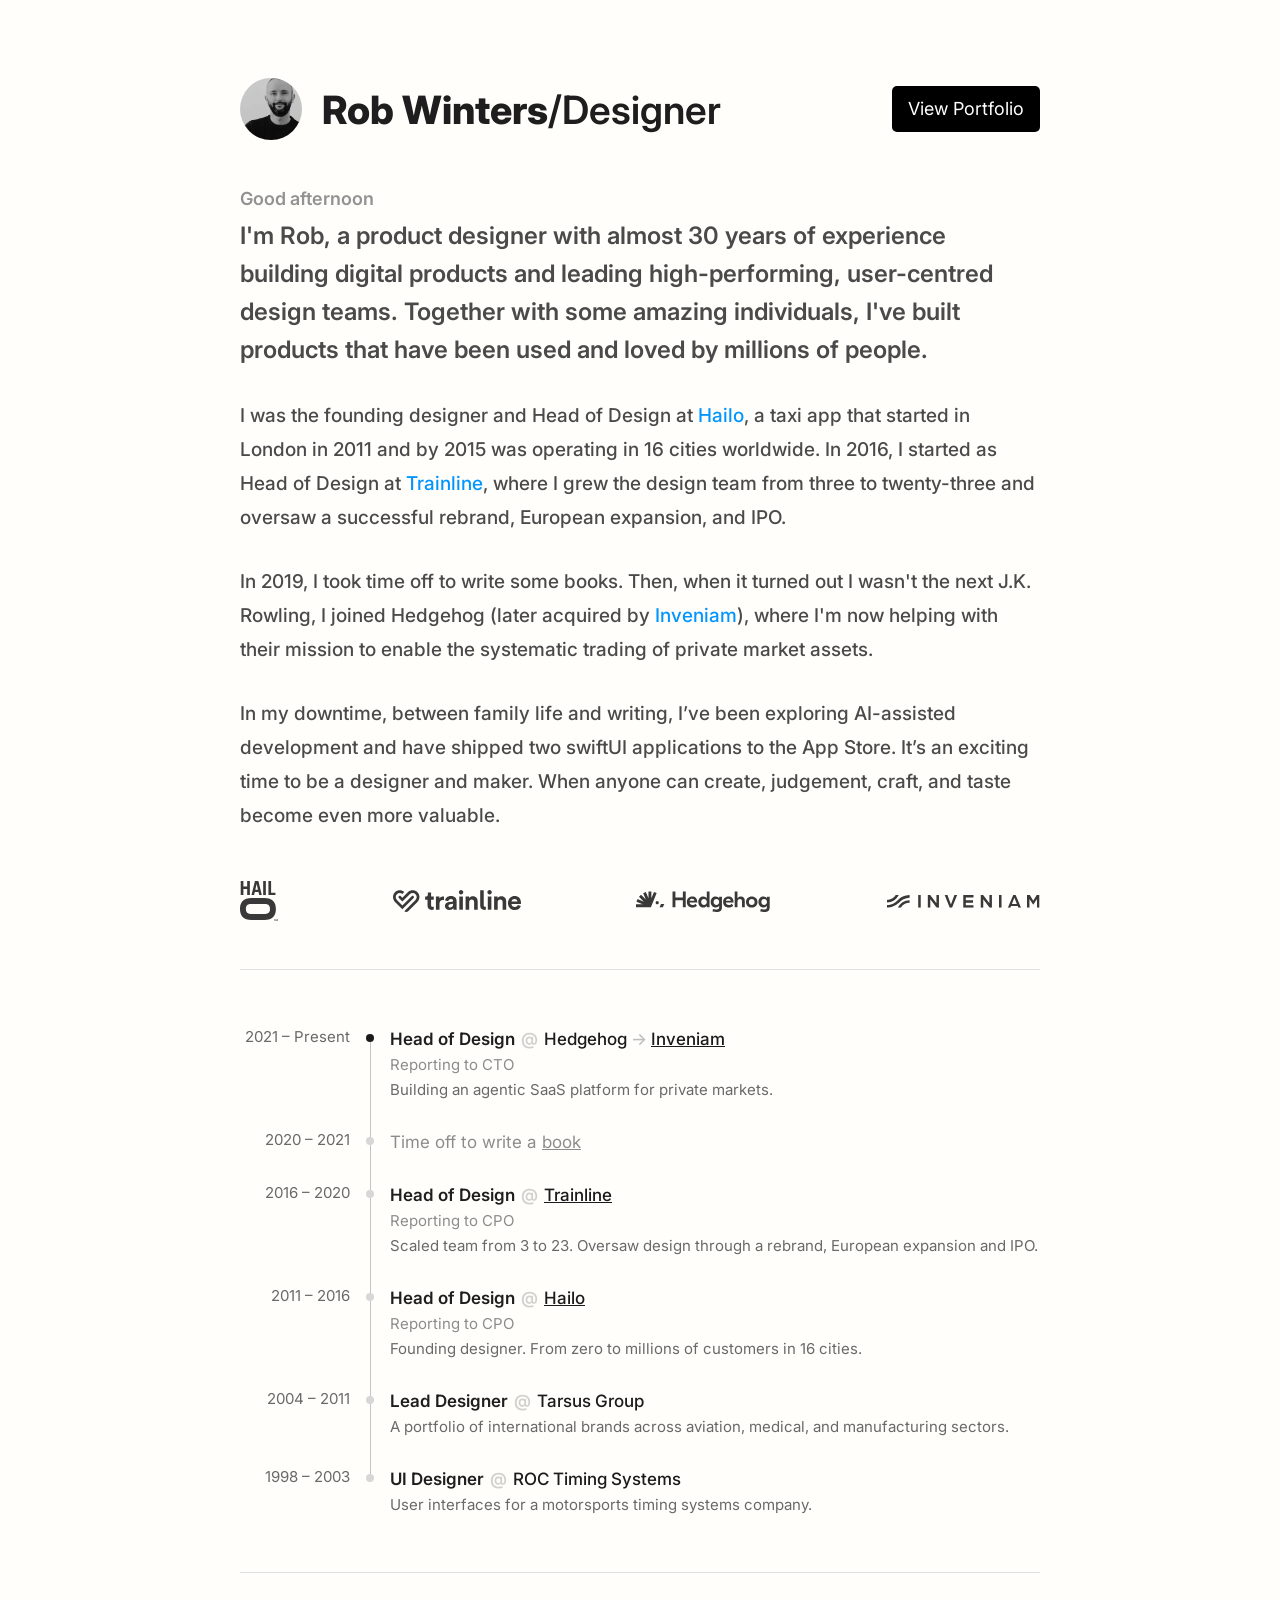
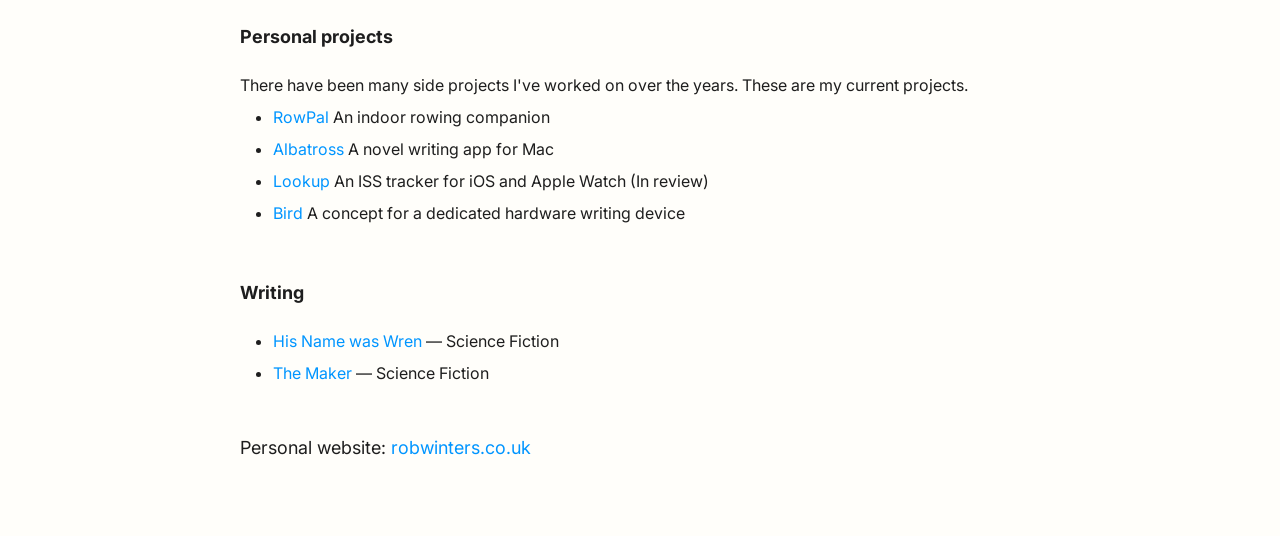
<file: index.html>
<!DOCTYPE html>
<html lang="en">
<head>
    <meta charset="UTF-8">
    <meta name="viewport" content="width=device-width, initial-scale=1.0">
    <title>Rob Winters — Designer</title>
    <meta name="description" content="Founding designer and Head of Design at Hailo, Trainline and Hedgehog, and maker of RowPal, Look Up and Albatross.">
    <meta property="og:type" content="website">
    <meta property="og:title" content="Rob Winters — Designer">
    <meta property="og:description" content="Founding designer and Head of Design at Hailo, Trainline and Hedgehog, and maker of RowPal, Look Up and Albatross.">
    <meta property="og:url" content="https://robwinters.github.io/">
    <meta property="og:image" content="https://robwinters.github.io/assets/share.jpg?v=2">
    <meta property="og:image:width" content="1200">
    <meta property="og:image:height" content="630">
    <meta property="og:image:alt" content="Rob Winters, Designer &amp; Maker, with a black-and-white portrait">
    <meta name="twitter:card" content="summary_large_image">
    <link rel="preconnect" href="https://fonts.googleapis.com">
    <link rel="preconnect" href="https://fonts.gstatic.com" crossorigin>
    <link href="https://fonts.googleapis.com/css2?family=Inter:wght@400;500;600;700;800&display=swap" rel="stylesheet">
    <link rel="stylesheet" href="style.css?v=4">
</head>
<body>
    <div class="page">

        <aside class="sidebar">
            <!-- Future portfolio navigation -->
        </aside>

        <main class="content">

            <header class="bio-header">
                <div class="bio-who">
                    <img src="assets/rob-winters-designer-writer.jpg" alt="Rob Winters" class="bio-avatar">
                    <h1 class="bio-name">
                        <span class="name">Rob Winters</span><span class="role">/Designer</span>
                    </h1>
                </div>
                <a class="portfolio-button" href="portfolio.html">View Portfolio</a>
            </header>


            <section class="bio">
                <p class="bio-greeting" id="bio-greeting"></p>
                <div class="body-text">
                    <p class="intro-para">I'm Rob, a product designer with almost 30 years of experience building digital products and leading high-performing, user-centred design teams. Together with some amazing individuals, I've built products that have been used and loved by millions of people.</p>
                    <p>I was the founding designer and Head of Design at <a href="https://www.theguardian.com/business/2013/dec/15/hailo-taxi-hailing-app-global-growth">Hailo</a>, a taxi app that started in London in 2011 and by 2015 was operating in 16 cities worldwide. In 2016, I started as Head of Design at <a href="https://www.thetrainline.com">Trainline</a>, where I grew the design team from three to twenty-three and oversaw a successful rebrand, European expansion, and IPO.</p>
                    <p>In 2019, I took time off to write some books. Then, when it turned out I wasn't the next J.K. Rowling, I joined Hedgehog (later acquired by <a href="https://www.inveniam.io/">Inveniam</a>), where I'm now helping with their mission to enable the systematic trading of private market assets.</p>
                    <p>In my downtime, between family life and writing, I’ve been exploring AI-assisted development and have shipped two swiftUI applications to the App Store. It’s an exciting time to be a designer and maker. When anyone can create, judgement, craft, and taste become even more valuable.</p>
                </div>
            </section>

            <div class="logos-row">
                <img src="assets/logo-hailo.svg" alt="Hailo" class="logo logo--hailo">
                <img src="assets/logo-trainline.svg" alt="Trainline" class="logo logo--trainline">
                <img src="assets/Logo-hedgehog.svg" alt="Hedgehog" class="logo logo--hedgehog">
                <img src="assets/logo-inveniam.svg" alt="Inveniam" class="logo logo--inveniam">
            </div>

            <section class="timeline" aria-label="Career history">

                <article class="tl-entry tl-entry--current">
                    <p class="tl-date">2021 – Present</p>
                    <div class="tl-marker"><span class="tl-dot"></span></div>
                    <div class="tl-detail">
                        <p class="tl-role"><strong>Head of Design</strong><span class="tl-at">@</span><span class="tl-company">Hedgehog <span class="tl-arrow">→</span> <a href="https://www.inveniam.io/">Inveniam</a></span></p>
                        <p class="tl-reporting">Reporting to CTO</p>
                        <p class="tl-summary">Building an agentic SaaS platform for private markets.</p>
                    </div>
                </article>

                <article class="tl-entry">
                    <p class="tl-date">2020 – 2021</p>
                    <div class="tl-marker"><span class="tl-dot"></span></div>
                    <div class="tl-detail">
                        <p class="tl-role tl-role--plain">Time off to write a <a href="https://www.amazon.co.uk/His-Name-was-Wren-small-town-ebook/dp/B08KGVNVNB">book</a></p>
                    </div>
                </article>

                <article class="tl-entry">
                    <p class="tl-date">2016 – 2020</p>
                    <div class="tl-marker"><span class="tl-dot"></span></div>
                    <div class="tl-detail">
                        <p class="tl-role"><strong>Head of Design</strong><span class="tl-at">@</span><span class="tl-company"><a href="https://www.thetrainline.com/">Trainline</a></span></p>
                        <p class="tl-reporting">Reporting to CPO</p>
                        <p class="tl-summary">Scaled team from 3 to 23. Oversaw design through a rebrand, European expansion and IPO.</p>
                    </div>
                </article>

                <article class="tl-entry">
                    <p class="tl-date">2011 – 2016</p>
                    <div class="tl-marker"><span class="tl-dot"></span></div>
                    <div class="tl-detail">
                        <p class="tl-role"><strong>Head of Design</strong><span class="tl-at">@</span><span class="tl-company"><a href="https://www.theguardian.com/business/2013/dec/15/hailo-taxi-hailing-app-global-growth">Hailo</a></span></p>
                        <p class="tl-reporting">Reporting to CPO</p>
                        <p class="tl-summary">Founding designer. From zero to millions of customers in 16 cities.</p>
                    </div>
                </article>

                <article class="tl-entry">
                    <p class="tl-date">2004 – 2011</p>
                    <div class="tl-marker"><span class="tl-dot"></span></div>
                    <div class="tl-detail">
                        <p class="tl-role"><strong>Lead Designer</strong><span class="tl-at">@</span><span class="tl-company">Tarsus Group</span></p>
                        <p class="tl-summary">A portfolio of international brands across aviation, medical, and manufacturing sectors.</p>
                    </div>
                </article>

                <article class="tl-entry tl-entry--last">
                    <p class="tl-date">1998 – 2003</p>
                    <div class="tl-marker"><span class="tl-dot"></span></div>
                    <div class="tl-detail">
                        <p class="tl-role"><strong>UI Designer</strong><span class="tl-at">@</span><span class="tl-company">ROC Timing Systems</span></p>
                        <p class="tl-summary">User interfaces for a motorsports timing systems company.</p>
                    </div>
                </article>

            </section>



            <section class="other">

                <article class="entry">
                    <div class="entry-header">
                        <p class="entry-title"><strong>Personal projects</strong></p>
                    </div>
                    <div>
                        <p>There have been many side projects I've worked on over the years. These are my current projects.</p>
                        <ul>
                            <li><a href="portfolio.html#rowpal">RowPal</a> An indoor rowing companion</li>
                            <li><a href="https://www.thealbatross.app/">Albatross</a> A novel writing app for Mac</li>
                            <li><a href="https://justlookup.app/">Lookup</a> An ISS tracker for iOS and Apple Watch (In review)</li>
                            <li><a href="https://www.robwinters.co.uk/bird">Bird</a> A concept for a dedicated hardware writing device</li>
                        </ul>
                    </div>
                </article>

                <article class="entry">
                    <div class="entry-header">
                        <p class="entry-title"><strong>Writing</strong></p>
                    </div>
                    <div>
                        <ul>
                            <li><a href="https://www.amazon.co.uk/His-Name-was-Wren-small-town-ebook/dp/B08KGVNVNB">His Name was Wren</a> — Science Fiction</li>
                            <li><a href="https://www.amazon.co.uk/Maker-Wren-Trilogy-Book-ebook/dp/B09MNVYDQD">The Maker</a> — Science Fiction</li>
                        </ul>
                    </div>
                </article>

            </section>

            <footer class="bio-contact">
                <p>Personal website: <a href="https://www.robwinters.co.uk">robwinters.co.uk</a></p>
            </footer>

            





        </main>
    </div>

    <script>
        const h = new Date().getHours();
        document.getElementById('bio-greeting').textContent =
            h < 12 ? 'Good morning' : h < 18 ? 'Good afternoon' : 'Good evening';
    </script>
</body>
</html>
</file>
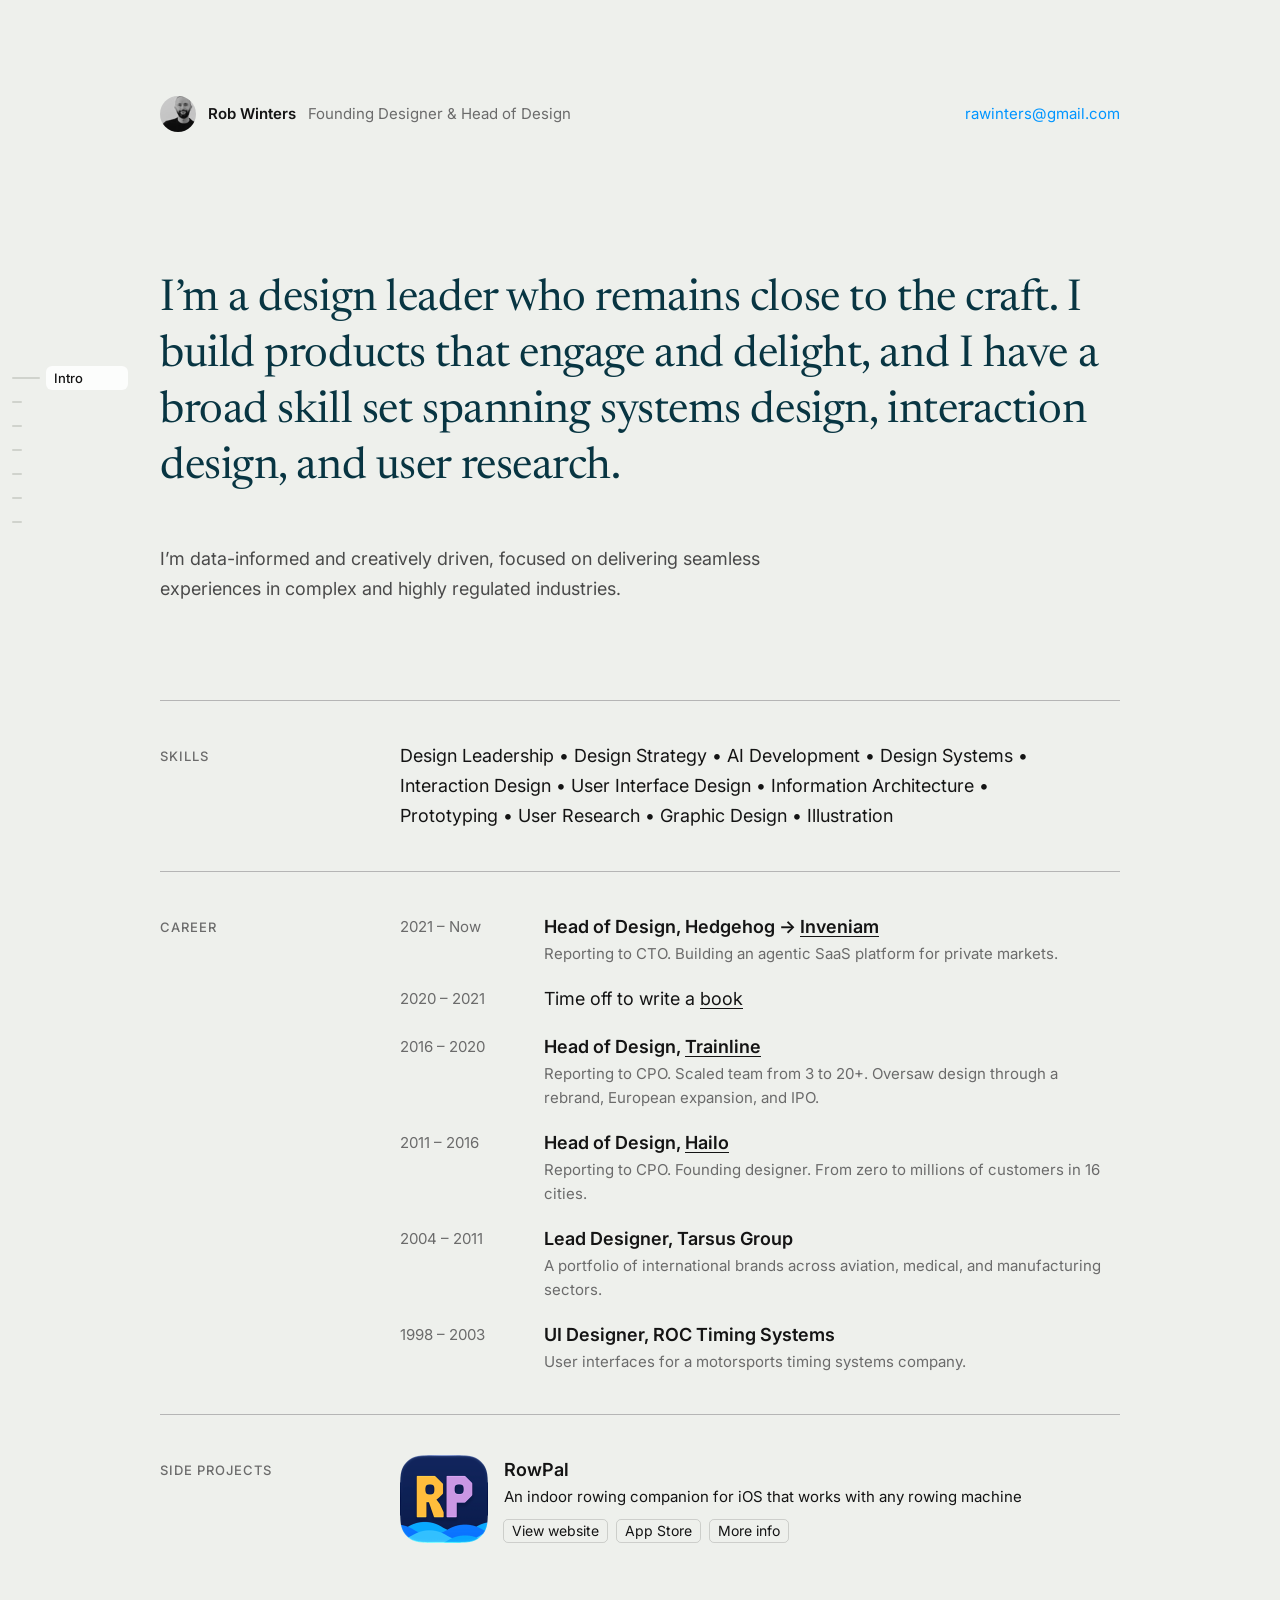
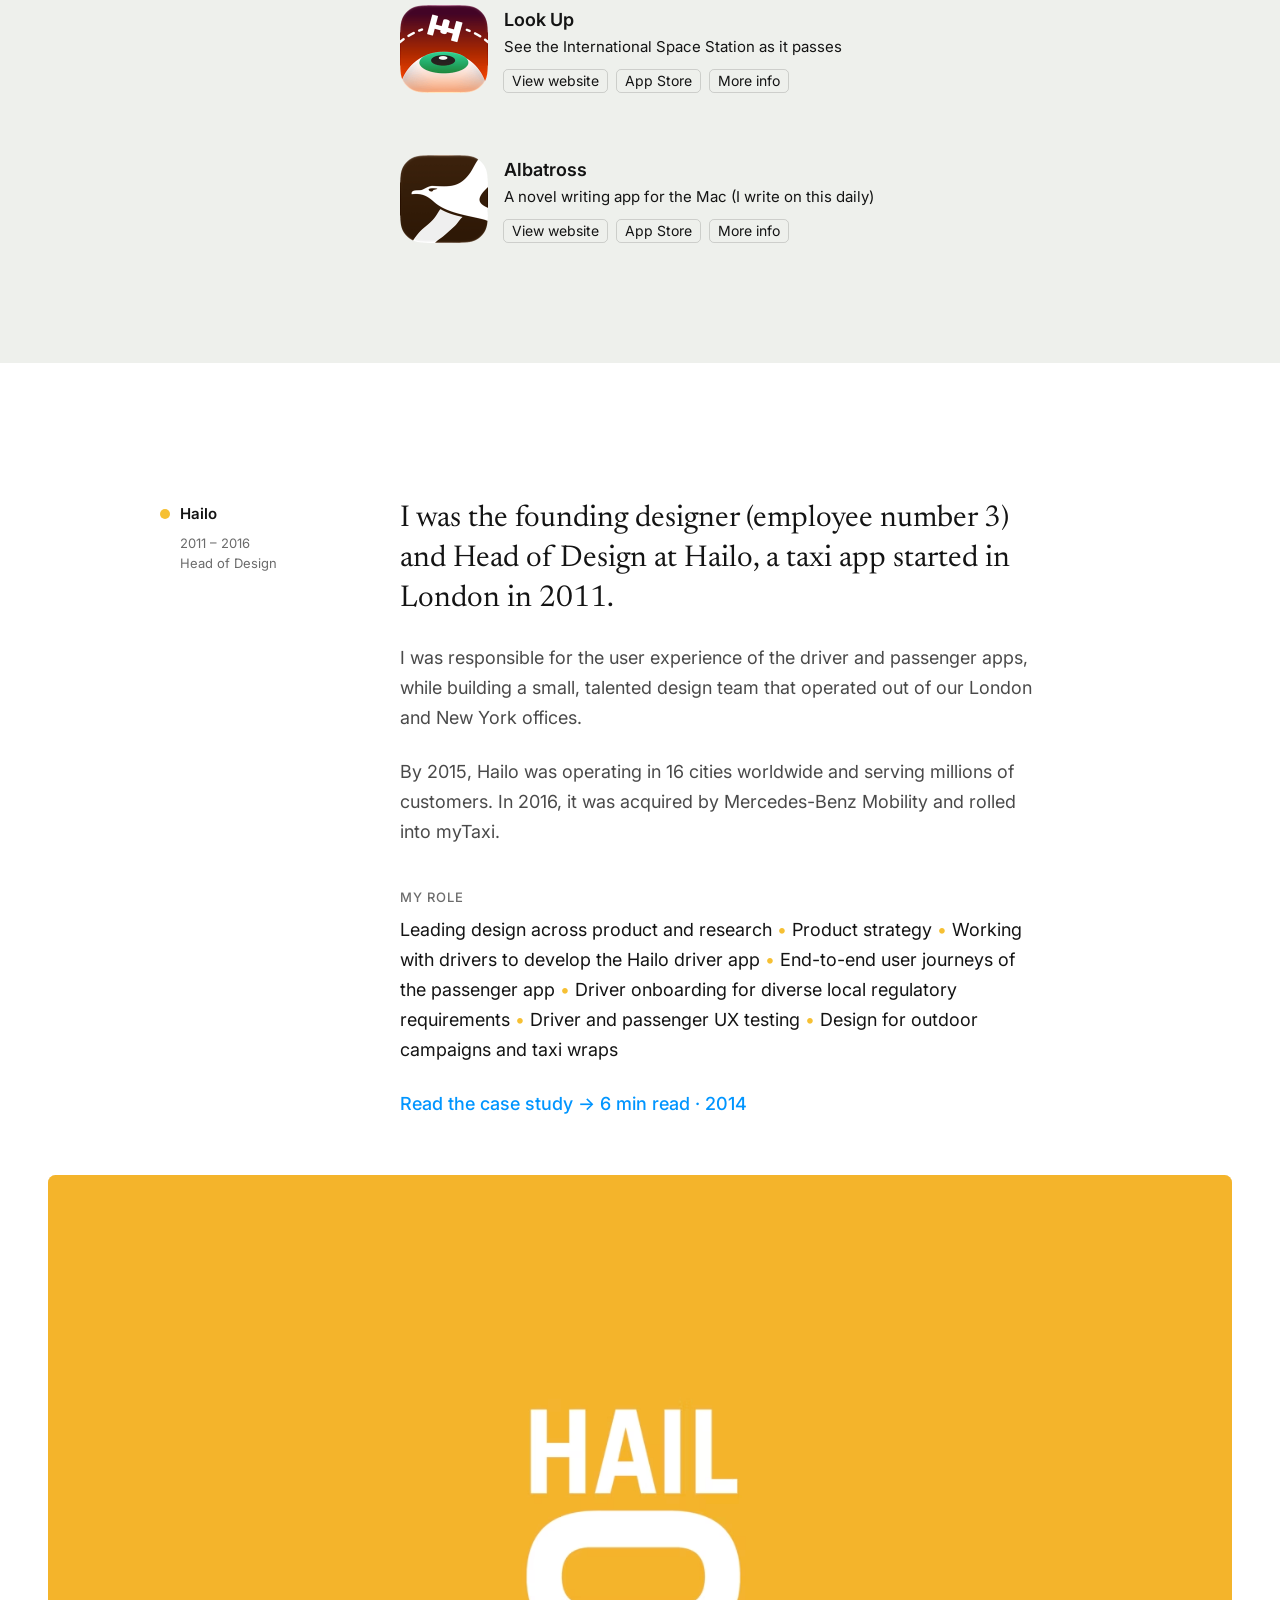
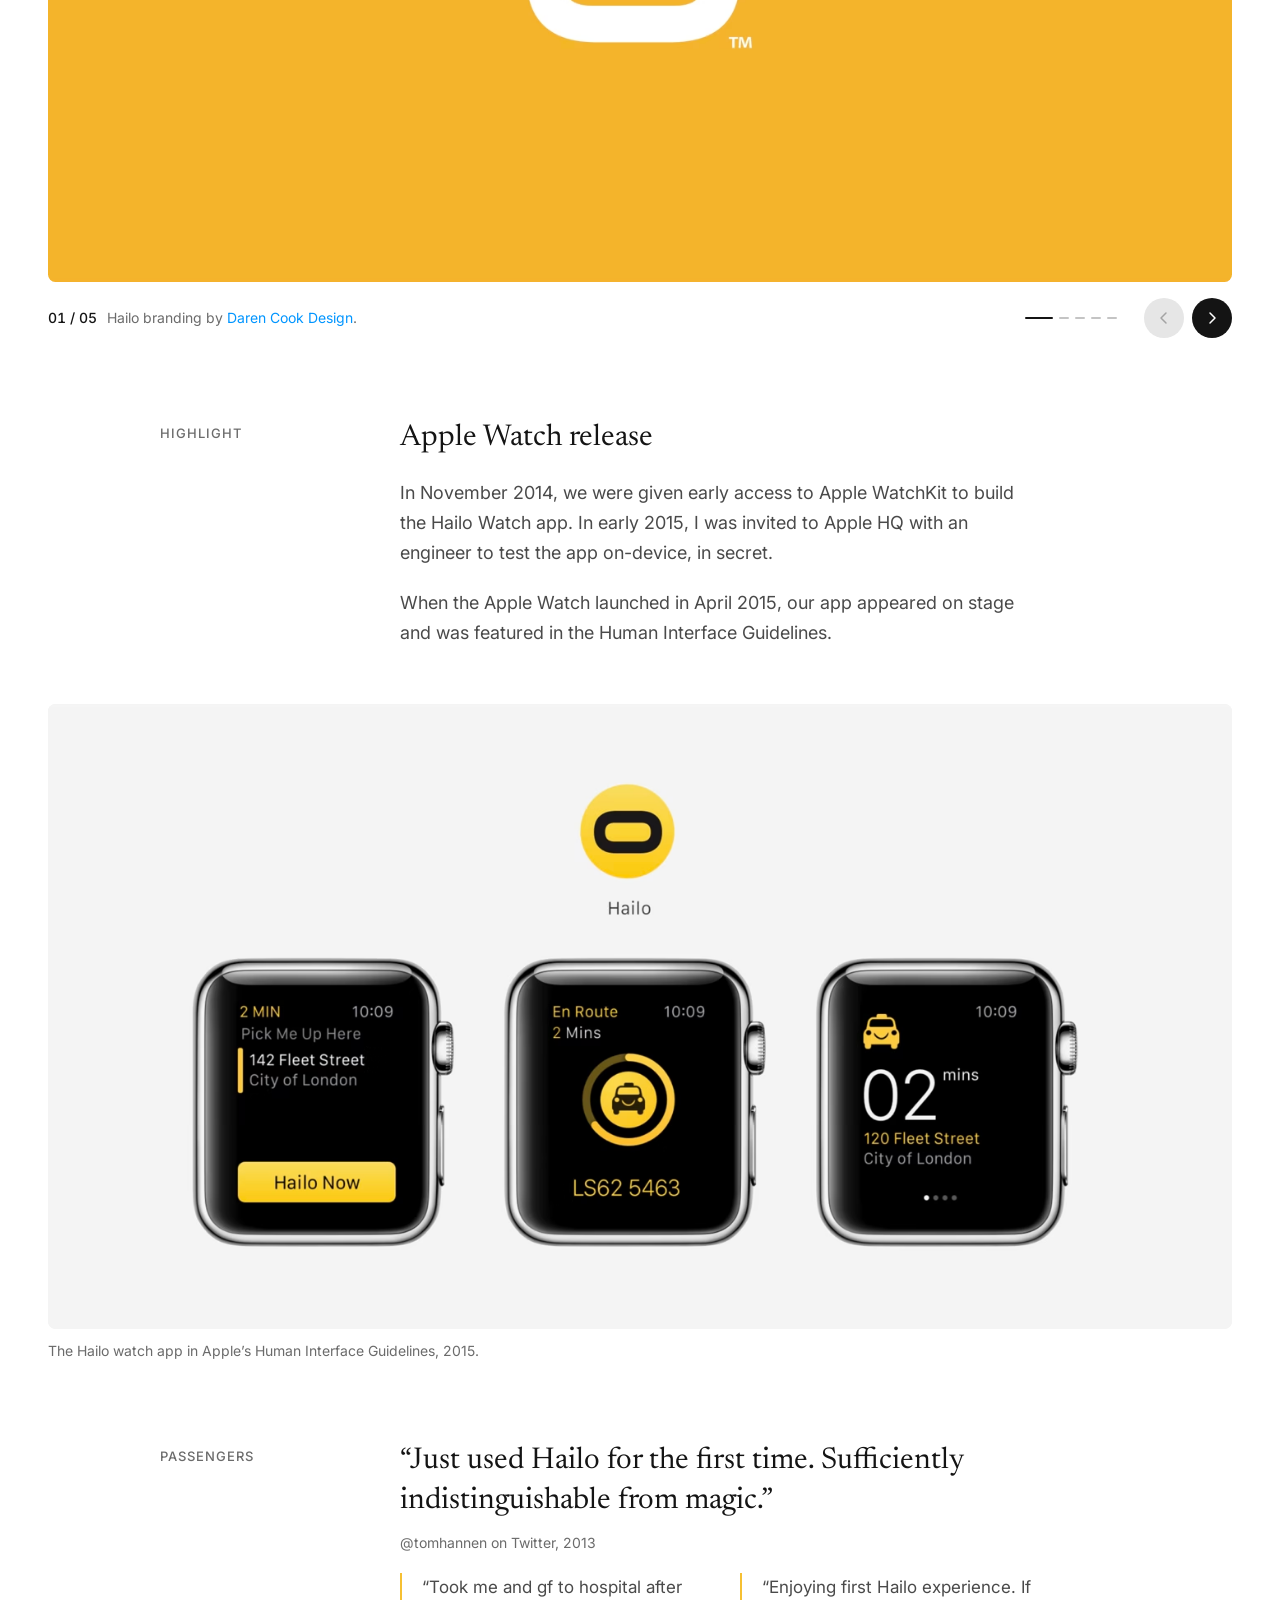
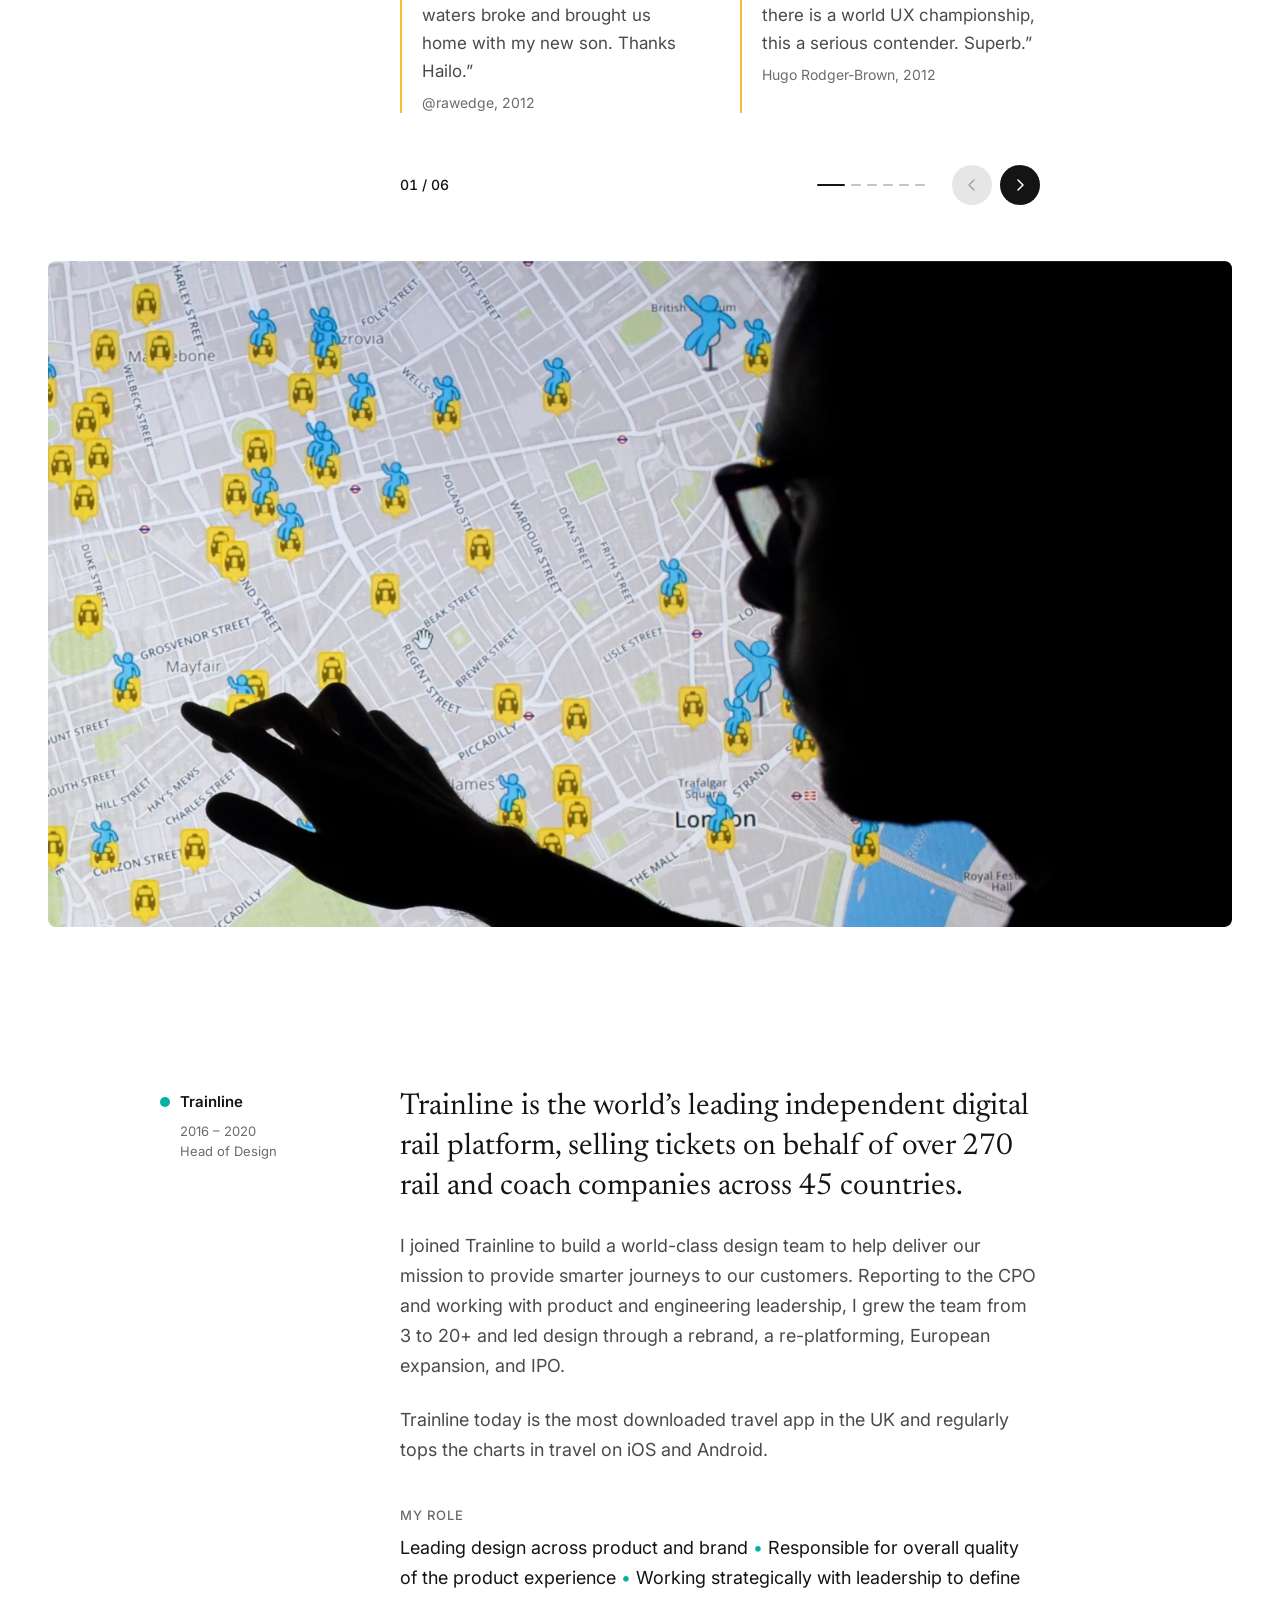
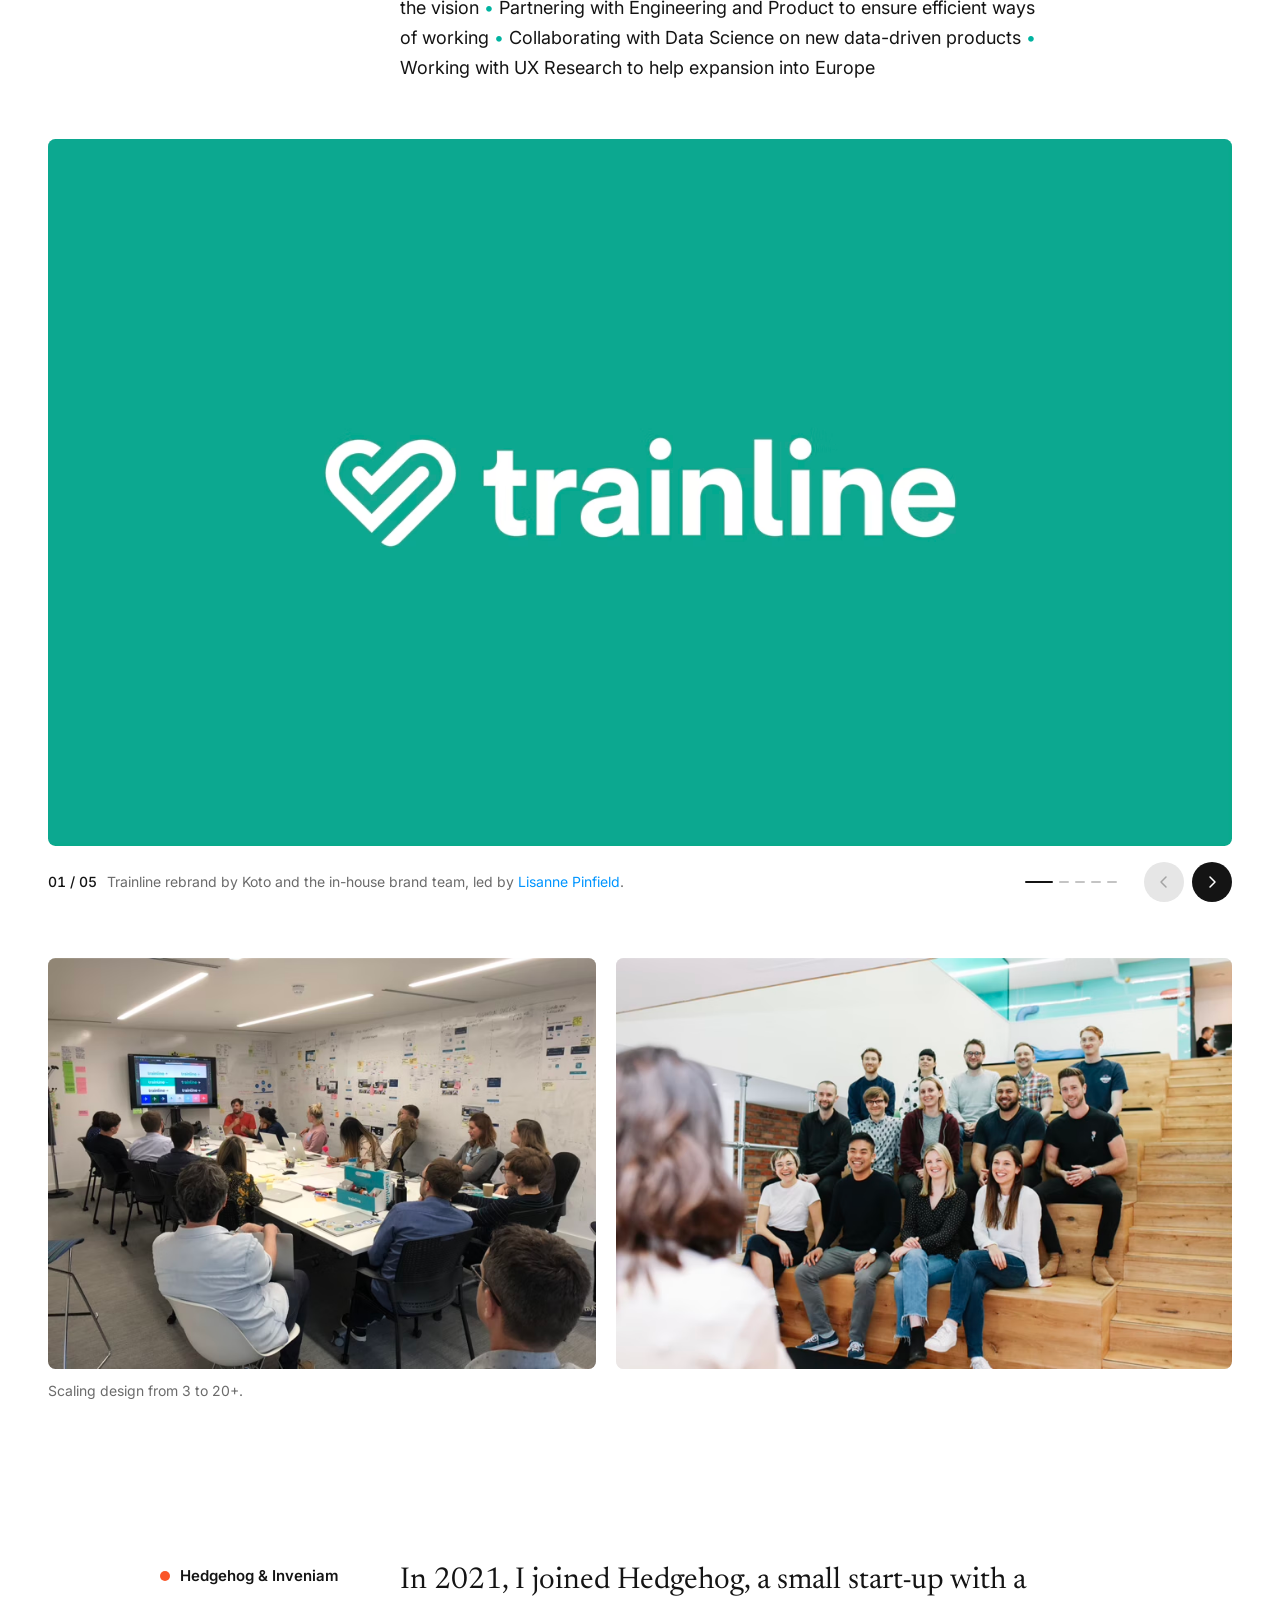
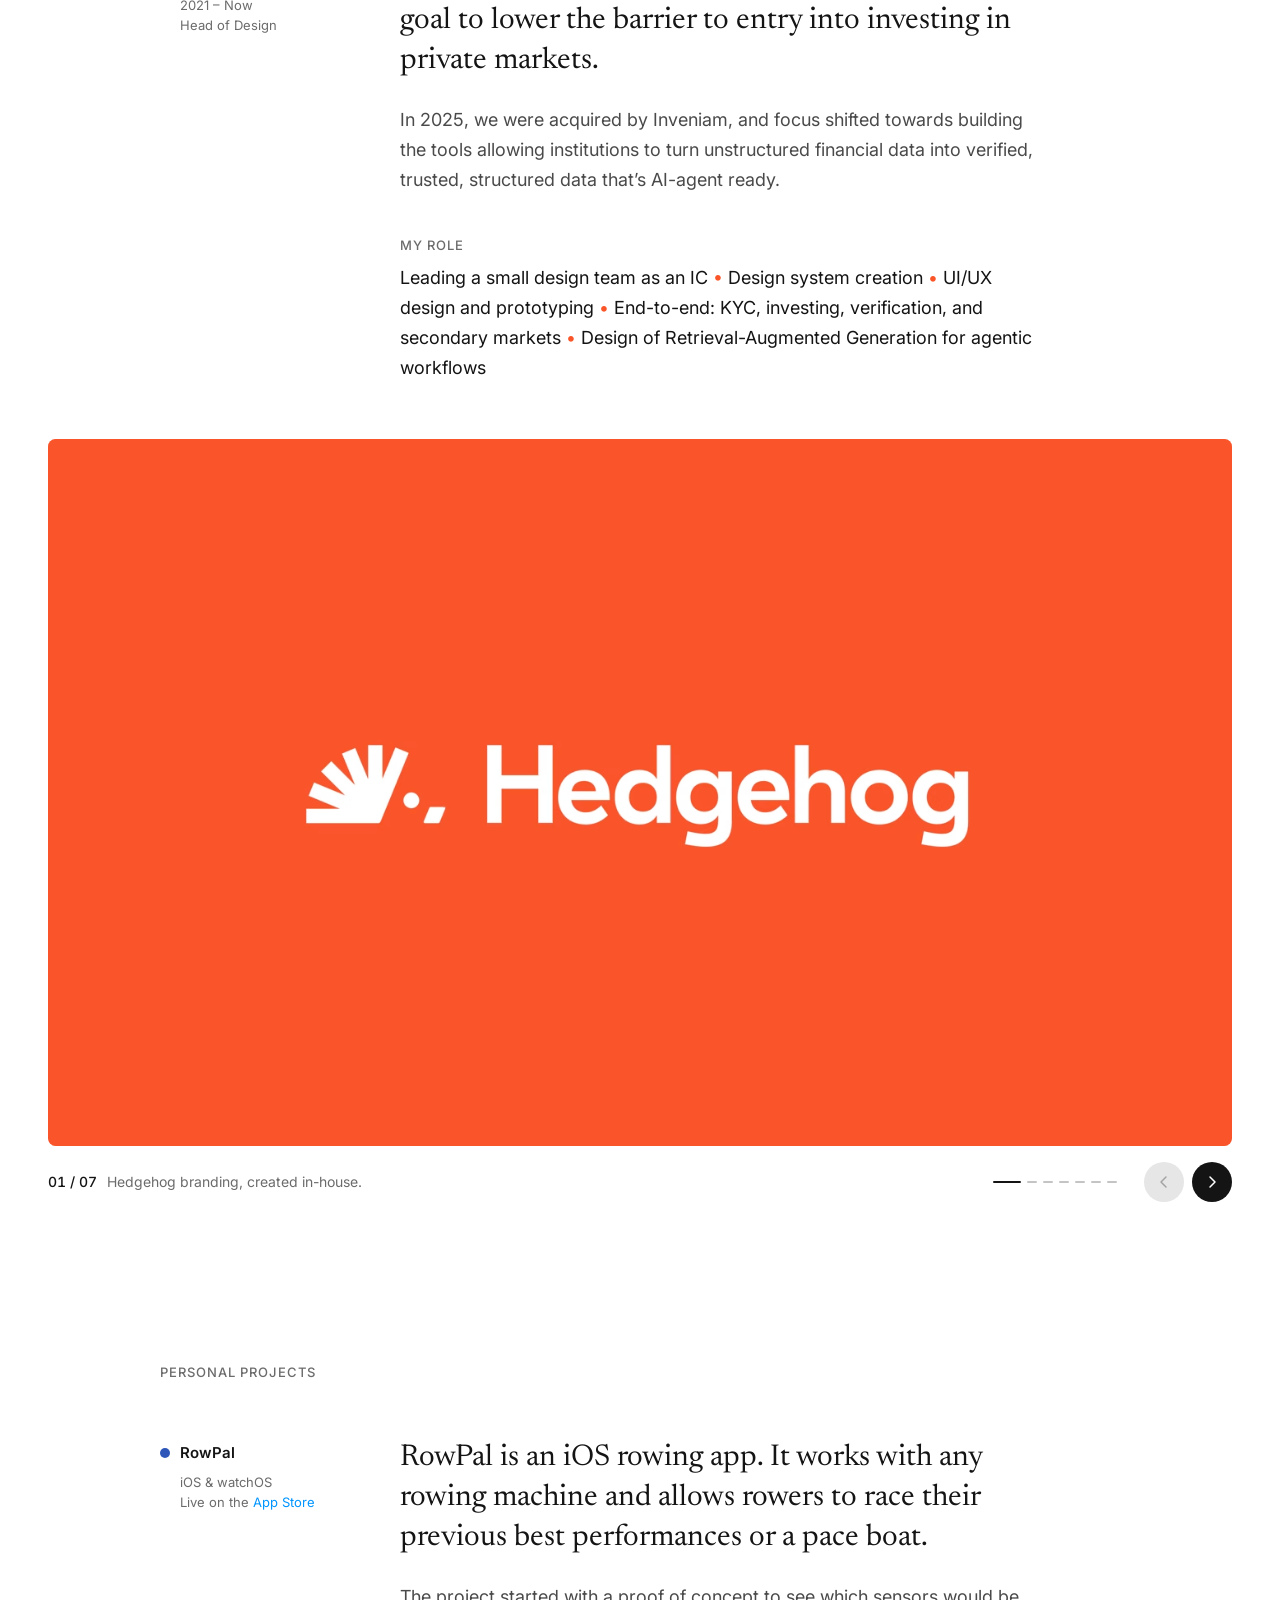
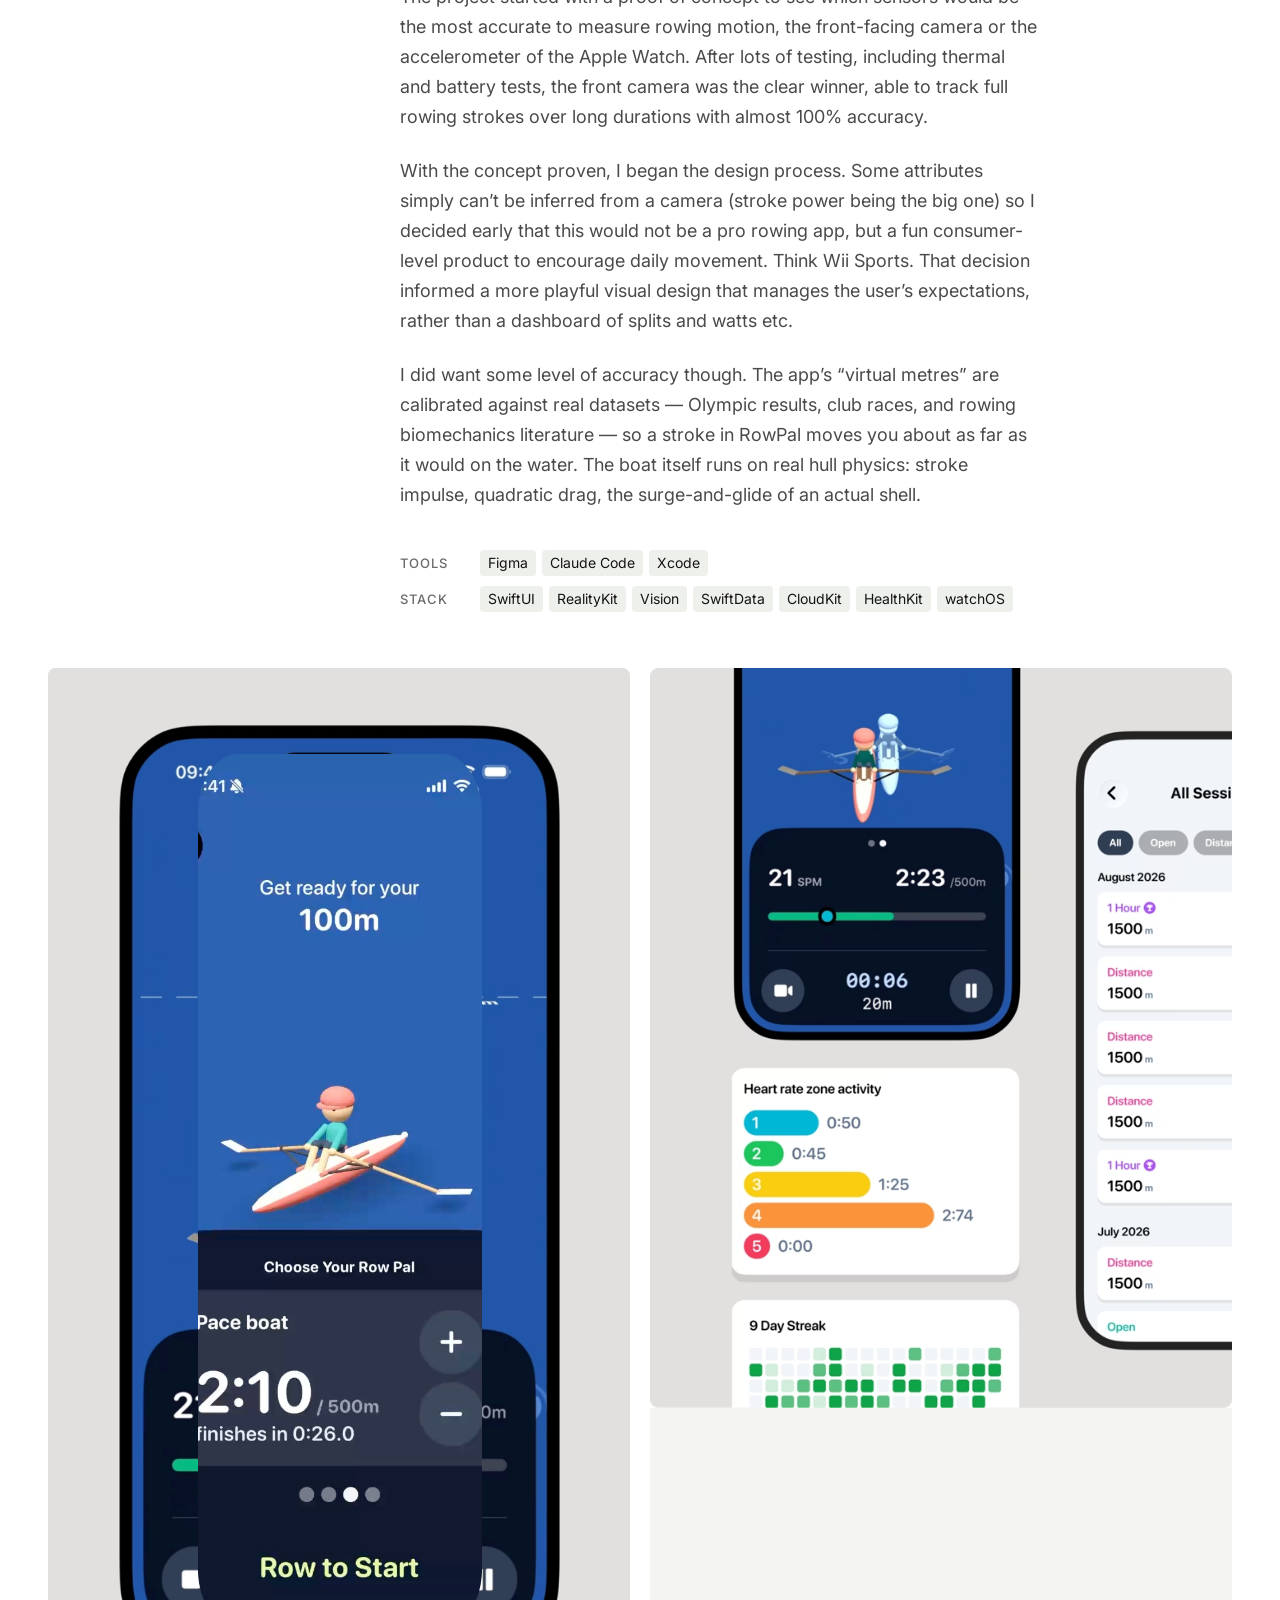
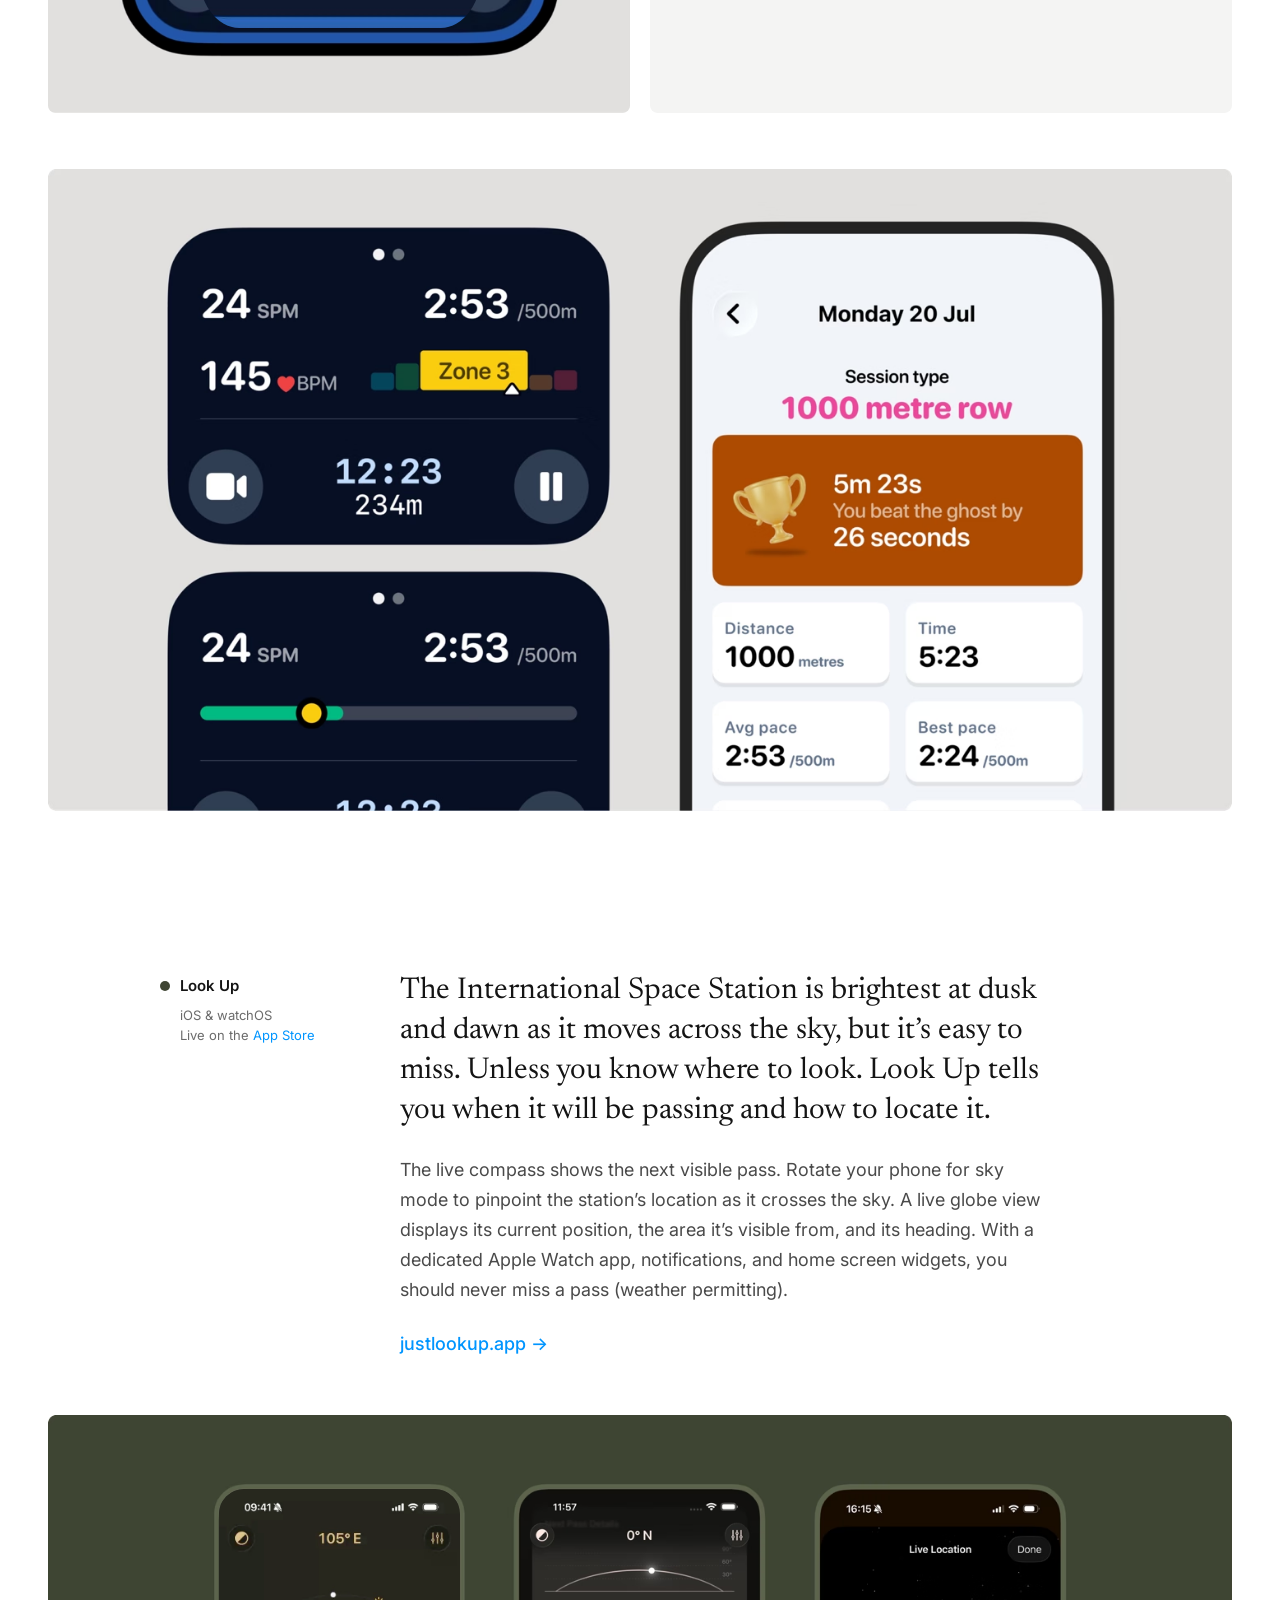
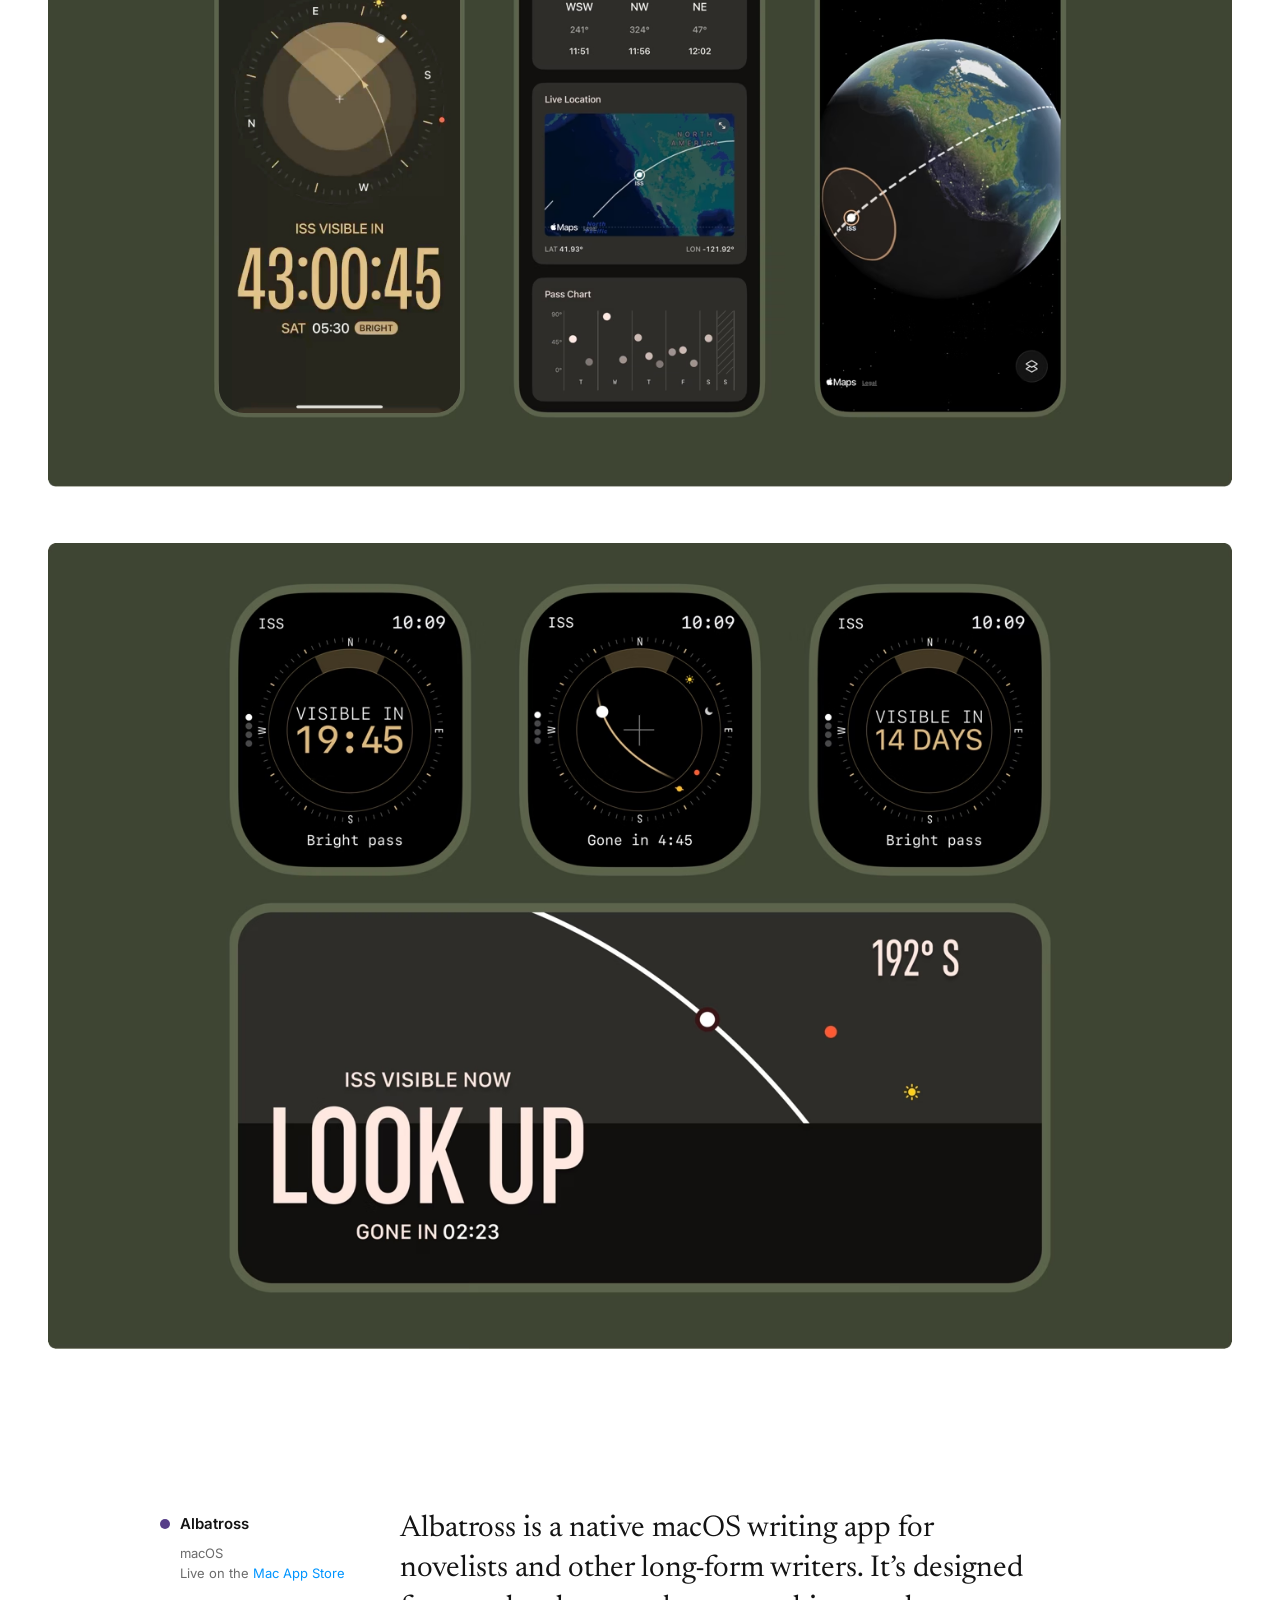
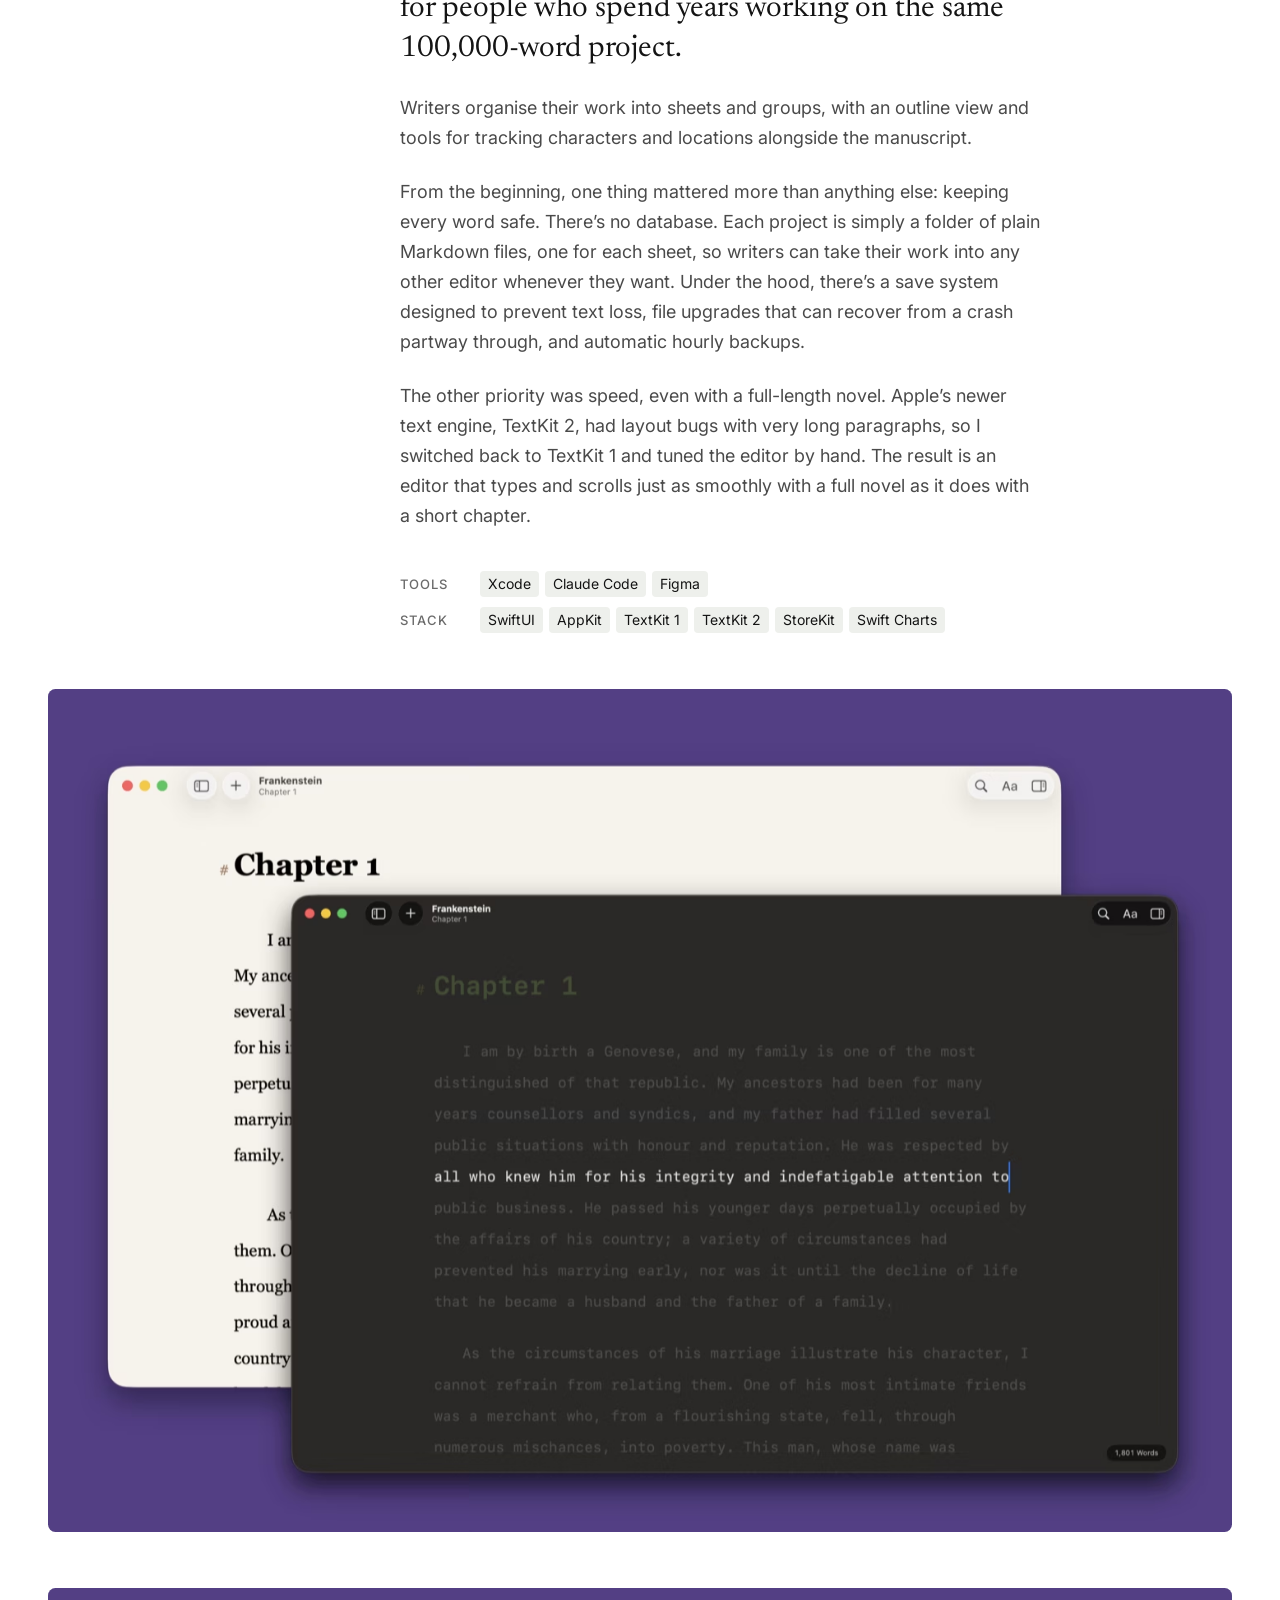
<file: portfolio.html>
<!DOCTYPE html>
<html lang="en">
<head>
    <meta charset="UTF-8">
    <meta name="viewport" content="width=device-width, initial-scale=1.0">
    <title>Rob Winters — Portfolio</title>
    <meta name="description" content="Founding designer and Head of Design at Hailo, Trainline and Hedgehog, and maker of RowPal, Look Up and Albatross.">
    <meta property="og:type" content="website">
    <meta property="og:title" content="Rob Winters — Portfolio">
    <meta property="og:description" content="Founding designer and Head of Design at Hailo, Trainline and Hedgehog, and maker of RowPal, Look Up and Albatross.">
    <meta property="og:url" content="https://robwinters.github.io/portfolio">
    <meta property="og:image" content="https://robwinters.github.io/assets/share.jpg?v=2">
    <meta property="og:image:width" content="1200">
    <meta property="og:image:height" content="630">
    <meta property="og:image:alt" content="Rob Winters, Designer &amp; Maker, with a black-and-white portrait">
    <meta name="twitter:card" content="summary_large_image">
    <link rel="preconnect" href="https://fonts.googleapis.com">
    <link rel="preconnect" href="https://fonts.gstatic.com" crossorigin>
    <link href="https://fonts.googleapis.com/css2?family=Inter:wght@400;500;600&family=Newsreader:opsz,wght@6..72,400&display=swap" rel="stylesheet">
    <link rel="stylesheet" href="portfolio.css?v=29">
</head>
<body>
<nav class="page-nav" aria-label="Sections">
    <a href="#intro" style="--i: 0"><span class="tick"><span class="fill"></span></span><span class="name">Intro</span></a>
    <a href="#hailo" style="--i: 1; --dot: var(--color-brand-hailo)"><span class="tick"><span class="fill"></span></span><span class="name">Hailo</span></a>
    <a href="#trainline" style="--i: 2; --dot: var(--color-brand-trainline)"><span class="tick"><span class="fill"></span></span><span class="name">Trainline</span></a>
    <a href="#hedgehog" style="--i: 3; --dot: var(--color-brand-hedgehog)"><span class="tick"><span class="fill"></span></span><span class="name">Hedgehog</span></a>
    <a href="#rowpal" style="--i: 4; --dot: var(--color-brand-rowpal)"><span class="tick"><span class="fill"></span></span><span class="name">RowPal</span></a>
    <a href="#lookup" style="--i: 5; --dot: var(--color-lookup-bg)"><span class="tick"><span class="fill"></span></span><span class="name">Look Up</span></a>
    <a href="#albatross" style="--i: 6; --dot: var(--color-brand-albatross)"><span class="tick"><span class="fill"></span></span><span class="name">Albatross</span></a>
</nav>

<div class="top" id="intro">
<div class="column">

    <header class="site-header">
        <div class="who">
            <picture><source type="image/avif" srcset="assets/portfolio/avatar-1x.avif 1x, assets/portfolio/avatar-2x.avif 2x"><img src="assets/portfolio/avatar.jpg" alt=""></picture>
            <span class="who-text">
                <span class="name">Rob Winters</span>
                <span class="title">Founding Designer &amp; Head of Design</span>
            </span>
        </div>
        <a href="mailto:rawinters@gmail.com">rawinters@gmail.com</a>
    </header>

    <section class="intro">
        <h1 class="statement">I’m a design leader who remains close to the craft. I build products that engage and delight, and I have a broad skill set spanning systems design, interaction design, and user research.</h1>
        <p class="body">I’m data-informed and creatively driven, focused on delivering seamless experiences in complex and highly regulated industries.</p>
    </section>

    <section class="row skills">
        <h2 class="label">Skills</h2>
        <p>Design Leadership&nbsp;• Design Strategy&nbsp;• AI Development&nbsp;• Design Systems&nbsp;• Interaction Design&nbsp;• User Interface Design&nbsp;• Information Architecture&nbsp;• Prototyping&nbsp;• User Research&nbsp;• Graphic Design&nbsp;• Illustration</p>
    </section>

    <section class="row career">
        <h2 class="label">Career</h2>
        <ol>
            <li><span class="years">2021 – Now</span><div><p class="role">Head of Design, Hedgehog → <a href="https://www.inveniam.io/" target="_blank" rel="noopener">Inveniam</a></p><p class="note">Reporting to CTO. Building an agentic SaaS platform for private markets.</p></div></li>
            <li><span class="years">2020 – 2021</span><div><p class="role role--plain">Time off to write a <a href="https://www.amazon.co.uk/His-Name-was-Wren-small-town-ebook/dp/B08KGVNVNB" target="_blank" rel="noopener">book</a></p></div></li>
            <li><span class="years">2016 – 2020</span><div><p class="role">Head of Design, <a href="https://www.thetrainline.com/" target="_blank" rel="noopener">Trainline</a></p><p class="note">Reporting to CPO. Scaled team from 3 to 20+. Oversaw design through a rebrand, European expansion, and IPO.</p></div></li>
            <li><span class="years">2011 – 2016</span><div><p class="role">Head of Design, <a href="https://www.theguardian.com/business/2013/dec/15/hailo-taxi-hailing-app-global-growth" target="_blank" rel="noopener">Hailo</a></p><p class="note">Reporting to CPO. Founding designer. From zero to millions of customers in 16 cities.</p></div></li>
            <li><span class="years">2004 – 2011</span><div><p class="role">Lead Designer, Tarsus Group</p><p class="note">A portfolio of international brands across aviation, medical, and manufacturing sectors.</p></div></li>
            <li><span class="years">1998 – 2003</span><div><p class="role">UI Designer, ROC Timing Systems</p><p class="note">User interfaces for a motorsports timing systems company.</p></div></li>
        </ol>
    </section>

    <section class="row side-projects">
        <h2 class="label">Side Projects</h2>
        <ul>
            <li>
                <img src="assets/portfolio/rowpal-icon-176.png" srcset="assets/portfolio/rowpal-icon-176.png 176w, assets/portfolio/rowpal-icon-264.png 264w" sizes="(max-width: 640px) 64px, 88px" width="88" height="88" alt="">
                <div class="app-text">
                    <h3>RowPal</h3>
                    <p>An indoor rowing companion for iOS that works with any rowing machine</p>
                </div>
                <div class="app-links">
                    <a href="https://rowpal.app/">View website</a>
                    <a href="https://apps.apple.com/app/rowpal/id6799178261">App Store</a>
                    <a href="#rowpal">More info</a>
                </div>
            </li>
            <li>
                <img src="assets/portfolio/lookup-icon-176.png" srcset="assets/portfolio/lookup-icon-176.png 176w, assets/portfolio/lookup-icon-264.png 264w" sizes="(max-width: 640px) 64px, 88px" width="88" height="88" alt="">
                <div class="app-text">
                    <h3>Look Up</h3>
                    <p>See the International Space Station as it passes</p>
                </div>
                <div class="app-links">
                    <a href="https://justlookup.app/">View website</a>
                    <a href="https://apps.apple.com/app/id6770934283">App Store</a>
                    <a href="#lookup">More info</a>
                </div>
            </li>
            <li>
                <img src="assets/portfolio/albatross-icon-176.png" srcset="assets/portfolio/albatross-icon-176.png 176w, assets/portfolio/albatross-icon-264.png 264w" sizes="(max-width: 640px) 64px, 88px" width="88" height="88" alt="">
                <div class="app-text">
                    <h3>Albatross</h3>
                    <p>A novel writing app for the Mac (I write on this daily)</p>
                </div>
                <div class="app-links">
                    <a href="https://www.thealbatross.app/">View website</a>
                    <a href="https://apps.apple.com/gb/app/albatross/id6762042406">App Store</a>
                    <a href="#albatross">More info</a>
                </div>
            </li>
        </ul>
    </section>

</div>
</div>

<div class="page">
<div class="column">

    <main>

        <!-- ======================= Hailo ======================= -->
        <section class="work" id="hailo">
            <div class="story">
                <div class="meta" style="--dot: var(--color-brand-hailo)">
                    <h2>Hailo</h2>
                    <p><span>2011 – 2016</span> <span>Head of Design</span></p>
                </div>
                <div class="story-text">
                    <p class="lead">I was the founding designer (employee number 3) and Head of Design at Hailo, a taxi app started in London in 2011.</p>
                    <p class="body">I was responsible for the user experience of the driver and passenger apps, while building a small, talented design team that operated out of our London and New York offices.</p>
                    <p class="body">By 2015, Hailo was operating in 16 cities worldwide and serving millions of customers. In 2016, it was acquired by Mercedes-Benz Mobility and rolled into myTaxi.</p>
                    <div class="my-role">
                        <h3 class="label">My role</h3>
                        <p class="role-text">Leading design across product and research&nbsp;<span class="bullet">•</span> Product strategy&nbsp;<span class="bullet">•</span> Working with drivers to develop the Hailo driver app&nbsp;<span class="bullet">•</span> End-to-end user journeys of the passenger app&nbsp;<span class="bullet">•</span> Driver onboarding for diverse local regulatory requirements&nbsp;<span class="bullet">•</span> Driver and passenger UX testing&nbsp;<span class="bullet">•</span> Design for outdoor campaigns and taxi wraps</p>
                    </div>
                    <a class="text-link" href="https://medium.com/@robwinters/hailo-re-thunk-4a640a4e8870">Read the case study → 6 min read · 2014</a>
                </div>
            </div>

            <figure class="breakout carousel" aria-roledescription="carousel" aria-label="Hailo design work">
                <div class="panel">
                    <ul class="carousel-track" tabindex="0">
                        <li class="carousel-slide" data-caption="Hailo branding by <a href='https://darencookdesign.myportfolio.com/' target='_blank' rel='noopener'>Daren Cook Design</a>." aria-label="1 of 5">
                            <picture>
                                <source type="image/avif" srcset="assets/portfolio/hailo-logo-1x.avif?v=3 1440w, assets/portfolio/hailo-logo-2x.avif?v=3 2880w" sizes="(min-width: 1536px) 1440px, (min-width: 1056px) calc(100vw - 96px), (min-width: 641px) calc(100vw - 48px), 100vw">
                                <img src="assets/portfolio/hailo-logo.jpg?v=3" width="1440" height="860" loading="lazy" alt="The Hailo logo">
                            </picture>
                        </li>
                        <li class="carousel-slide" data-caption="The Hailo passenger app." aria-label="2 of 5">
                            <picture>
                                <source type="image/avif" srcset="assets/portfolio/hailo-app-1x.avif?v=3 1440w, assets/portfolio/hailo-app-2x.avif?v=3 2880w" sizes="(min-width: 1536px) 1440px, (min-width: 1056px) calc(100vw - 96px), (min-width: 641px) calc(100vw - 48px), 100vw">
                                <img src="assets/portfolio/hailo-app.jpg?v=3" width="1440" height="860" loading="lazy" alt="Two Hailo passenger app screens: choosing a pickup point on a map of taxis, and the driver arriving">
                            </picture>
                        </li>
                        <li class="carousel-slide" data-caption="Created taxi illustrations for each city we launched in." aria-label="3 of 5">
                            <picture>
                                <source type="image/avif" srcset="assets/portfolio/hailo-cars-1x.avif?v=3 1440w, assets/portfolio/hailo-cars-2x.avif?v=3 2880w" sizes="(min-width: 1536px) 1440px, (min-width: 1056px) calc(100vw - 96px), (min-width: 641px) calc(100vw - 48px), 100vw">
                                <img src="assets/portfolio/hailo-cars.jpg?v=3" width="1440" height="860" loading="lazy" alt="Five illustrated taxis, each in a different city’s livery">
                            </picture>
                        </li>
                        <li class="carousel-slide" data-caption="Supported marketing with outdoor and print campaigns." aria-label="4 of 5">
                            <picture>
                                <source type="image/avif" srcset="assets/portfolio/hailo-campaign-1x.avif?v=3 1440w, assets/portfolio/hailo-campaign-2x.avif?v=3 2880w" sizes="(min-width: 1536px) 1440px, (min-width: 1056px) calc(100vw - 96px), (min-width: 641px) calc(100vw - 48px), 100vw">
                                <img src="assets/portfolio/hailo-campaign.jpg?v=3" width="1440" height="860" loading="lazy" alt="A Back in Black billboard, and a Hailo black cab with its passenger waving from the window">
                            </picture>
                        </li>
                        <li class="carousel-slide" data-caption="One of many user flow diagrams I created at Hailo." aria-label="5 of 5">
                            <picture>
                                <source type="image/avif" srcset="assets/portfolio/hailo-flow-1x.avif?v=4 1440w, assets/portfolio/hailo-flow-2x.avif?v=4 2880w" sizes="(min-width: 1536px) 1440px, (min-width: 1056px) calc(100vw - 96px), (min-width: 641px) calc(100vw - 48px), 100vw">
                                <img src="assets/portfolio/hailo-flow.jpg?v=4" width="1440" height="860" loading="lazy" alt="A user flow diagram for booking a black car">
                            </picture>
                        </li>
                    </ul>
                </div>
                <figcaption class="carousel-controls">
                    <p class="caption"><span class="carousel-count" aria-hidden="true">01 / 05</span> <span class="carousel-caption" aria-live="polite">Hailo branding by <a href='https://darencookdesign.myportfolio.com/' target='_blank' rel='noopener'>Daren Cook Design</a>.</span></p>
                    <div class="carousel-pager">
                        <div class="carousel-bars">
                            <button class="carousel-bar" type="button" aria-label="Show slide 1"></button>
                            <button class="carousel-bar" type="button" aria-label="Show slide 2"></button>
                            <button class="carousel-bar" type="button" aria-label="Show slide 3"></button>
                            <button class="carousel-bar" type="button" aria-label="Show slide 4"></button>
                            <button class="carousel-bar" type="button" aria-label="Show slide 5"></button>
                        </div>
                        <button class="carousel-arrow" type="button" data-step="-1" aria-label="Previous slide" disabled><svg width="16" height="16" viewBox="0 0 16 16" aria-hidden="true"><path d="M10 3L5 8l5 5" /></svg></button>
                        <button class="carousel-arrow" type="button" data-step="1" aria-label="Next slide"><svg width="16" height="16" viewBox="0 0 16 16" aria-hidden="true"><path d="M6 3l5 5-5 5" /></svg></button>
                    </div>
                </figcaption>
            </figure>

            <div class="highlight">
                <h3 class="label"><span class="marker">Highlight</span></h3>
                <div class="story-text">
                    <p class="lead">Apple Watch release</p>
                    <p class="body">In November 2014, we were given early access to Apple WatchKit to build the Hailo Watch app. In early 2015, I was invited to Apple HQ with an engineer to test the app on-device, in secret.</p>
                    <p class="body">When the Apple Watch launched in April 2015, our app appeared on stage and was featured in the Human Interface Guidelines.</p>
                </div>
            </div>

            <figure class="breakout">
                <div class="panel panel--watch">
                    <picture>
                        <source type="image/avif" srcset="assets/portfolio/hailo-watch-1x.avif 1440w, assets/portfolio/hailo-watch-2x.avif 2880w" sizes="(min-width: 1536px) 1440px, (min-width: 1056px) calc(100vw - 96px), (min-width: 641px) calc(100vw - 48px), 100vw">
                        <img src="assets/portfolio/hailo-watch.jpg" width="1440" height="760" loading="lazy" alt="Three Hailo Apple Watch screens under the Hailo app icon">
                    </picture>
                </div>
                <figcaption class="caption">The Hailo watch app in Apple’s Human Interface Guidelines, 2015.</figcaption>
            </figure>

            <div class="highlight">
                <h3 class="label">Passengers</h3>
                <div class="story-text quotes">
                    <figure class="quote">
                        <blockquote class="lead">“Just used Hailo for the first time. Sufficiently indistinguishable from magic.”</blockquote>
                        <figcaption class="caption">@tomhannen on Twitter, 2013</figcaption>
                    </figure>
                    <div class="carousel carousel--quotes" aria-roledescription="carousel" aria-label="More passenger quotes">
                        <ul class="carousel-track" tabindex="0">
                            <li class="carousel-slide" aria-label="1 of 6">
                                <div class="quote-pair">
                                    <figure class="quote quote--small">
                                        <blockquote>“Took me and gf to hospital after waters broke and brought us home with my new son. Thanks Hailo.”</blockquote>
                                        <figcaption class="caption">@rawedge, 2012</figcaption>
                                    </figure>
                                    <figure class="quote quote--small">
                                        <blockquote>“Enjoying first Hailo experience. If there is a world UX championship, this a serious contender. Superb.”</blockquote>
                                        <figcaption class="caption">Hugo Rodger-Brown, 2012</figcaption>
                                    </figure>
                                </div>
                            </li>
                            <li class="carousel-slide" aria-label="2 of 6">
                                <div class="quote-pair">
                                    <figure class="quote quote--small">
                                        <blockquote>“Forget Apple. If you want extraordinary customer experience, passengers &amp; cabbies – Hailo.”</blockquote>
                                        <figcaption class="caption">Mark Littlewood, 2012</figcaption>
                                    </figure>
                                    <figure class="quote quote--small">
                                        <blockquote>“Got a black cab 1 min after hitting Hailo’s magic button, thwarting tourists &amp; a fancy hotel concierge. Hate to say ‘disruption’ but dang.”</blockquote>
                                        <figcaption class="caption">Matthew Ogle, 2012</figcaption>
                                    </figure>
                                </div>
                            </li>
                            <li class="carousel-slide" aria-label="3 of 6">
                                <div class="quote-pair">
                                    <figure class="quote quote--small">
                                        <blockquote>“I’d read all about it, but Hailo still blew my mind last night. It’s superb. The cabbie waxed lyrical about it the entire journey!”</blockquote>
                                        <figcaption class="caption">Tom Randle, 2012</figcaption>
                                    </figure>
                                    <figure class="quote quote--small">
                                        <blockquote>“Tried Hailo tonight. Very slick. A good piece of UX work. I’m impressed.”</blockquote>
                                        <figcaption class="caption">Ian Fenn, 2012</figcaption>
                                    </figure>
                                </div>
                            </li>
                            <li class="carousel-slide" aria-label="4 of 6">
                                <div class="quote-pair">
                                    <figure class="quote quote--small">
                                        <blockquote>“Combination of simple but powerful UI and quality of underlying real world service should be commonplace but, alas, isn’t.”</blockquote>
                                        <figcaption class="caption">Stefan Czerniawski, 2012</figcaption>
                                    </figure>
                                    <figure class="quote quote--small">
                                        <blockquote>“Why is your app just so good? It’s ridiculous! Adore it. Was working from London this week and Hailo’ing cabs with ease.”</blockquote>
                                        <figcaption class="caption">Patrick Mooney, Dublin, 2012</figcaption>
                                    </figure>
                                </div>
                            </li>
                            <li class="carousel-slide" aria-label="5 of 6">
                                <div class="quote-pair">
                                    <figure class="quote quote--small">
                                        <blockquote>“What a bloody good app. Everyone download and you’ll see where the nearest black cabs are to you on a live map.”</blockquote>
                                        <figcaption class="caption">Ellie Bennett, 2011</figcaption>
                                    </figure>
                                    <figure class="quote quote--small">
                                        <blockquote>“Totally blown away by my first Hailo experience – awesome experience, fully recommended.”</blockquote>
                                        <figcaption class="caption">Chris Morton, 2012</figcaption>
                                    </figure>
                                </div>
                            </li>
                            <li class="carousel-slide" aria-label="6 of 6">
                                <div class="quote-pair">
                                    <figure class="quote quote--small">
                                        <blockquote>“Yet again blown away by the wonder that is Hailo – if you’re in London, download it NOW.”</blockquote>
                                        <figcaption class="caption">Emily R, 2012</figcaption>
                                    </figure>
                                    <figure class="quote quote--small">
                                        <blockquote>“Literally couldn’t now live without Hailo.”</blockquote>
                                        <figcaption class="caption">Dave Sherratt, 2012</figcaption>
                                    </figure>
                                </div>
                            </li>
                        </ul>
                        <div class="carousel-controls">
                            <p class="caption"><span class="carousel-count">01 / 06</span></p>
                            <div class="carousel-pager">
                                <div class="carousel-bars">
                                    <button class="carousel-bar" type="button" aria-label="Show quotes 1"></button>
                                    <button class="carousel-bar" type="button" aria-label="Show quotes 2"></button>
                                    <button class="carousel-bar" type="button" aria-label="Show quotes 3"></button>
                                    <button class="carousel-bar" type="button" aria-label="Show quotes 4"></button>
                                    <button class="carousel-bar" type="button" aria-label="Show quotes 5"></button>
                                    <button class="carousel-bar" type="button" aria-label="Show quotes 6"></button>
                                </div>
                                <button class="carousel-arrow" type="button" data-step="-1" aria-label="Previous quotes" disabled><svg width="16" height="16" viewBox="0 0 16 16" aria-hidden="true"><path d="M10 3L5 8l5 5" /></svg></button>
                                <button class="carousel-arrow" type="button" data-step="1" aria-label="Next quotes"><svg width="16" height="16" viewBox="0 0 16 16" aria-hidden="true"><path d="M6 3l5 5-5 5" /></svg></button>
                            </div>
                        </div>
                    </div>
                </div>
            </div>

            <figure class="breakout">
                <div class="panel">
                    <picture>
                        <source type="image/avif" srcset="assets/portfolio/hailo-map-1x.avif 1440w, assets/portfolio/hailo-map-2x.avif 2880w" sizes="(min-width: 1536px) 1440px, (min-width: 1056px) calc(100vw - 96px), (min-width: 641px) calc(100vw - 48px), 100vw">
                        <img src="assets/portfolio/hailo-map.jpg" width="1440" height="810" loading="lazy" alt="A person in silhouette pointing at a large map of London covered in Hailo taxis and passengers">
                    </picture>
                </div>
            </figure>
        </section>

        <!-- ======================= Trainline ======================= -->
        <section class="work" id="trainline">
            <div class="story">
                <div class="meta" style="--dot: var(--color-brand-trainline)">
                    <h2>Trainline</h2>
                    <p><span>2016 – 2020</span> <span>Head of Design</span></p>
                </div>
                <div class="story-text">
                    <p class="lead">Trainline is the world’s leading independent digital rail platform, selling tickets on behalf of over 270 rail and coach companies across 45 countries.</p>
                    <p class="body">I joined Trainline to build a world-class design team to help deliver our mission to provide smarter journeys to our customers. Reporting to the CPO and working with product and engineering leadership, I grew the team from 3 to 20+ and led design through a rebrand, a re-platforming, European expansion, and IPO.</p>
                    <p class="body">Trainline today is the most downloaded travel app in the UK and regularly tops the charts in travel on iOS and Android.</p>
                    <div class="my-role">
                        <h3 class="label">My role</h3>
                        <p class="role-text">Leading design across product and brand&nbsp;<span class="bullet">•</span> Responsible for overall quality of the product experience&nbsp;<span class="bullet">•</span> Working strategically with leadership to define the vision&nbsp;<span class="bullet">•</span> Partnering with Engineering and Product to ensure efficient ways of working&nbsp;<span class="bullet">•</span> Collaborating with Data Science on new data-driven products&nbsp;<span class="bullet">•</span> Working with UX Research to help expansion into Europe</p>
                    </div>
                </div>
            </div>

            <figure class="breakout carousel" aria-roledescription="carousel" aria-label="Trainline design work">
                <div class="panel">
                    <ul class="carousel-track" tabindex="0">
                        <li class="carousel-slide" data-caption="Trainline rebrand by Koto and the in-house brand team, led by <a href='https://www.lisannepinfield.com/' target='_blank' rel='noopener'>Lisanne Pinfield</a>." aria-label="1 of 5">
                            <picture>
                                <source type="image/avif" srcset="assets/portfolio/trainline-logo-1x.avif?v=3 1440w, assets/portfolio/trainline-logo-2x.avif?v=3 2880w" sizes="(min-width: 1536px) 1440px, (min-width: 1056px) calc(100vw - 96px), (min-width: 641px) calc(100vw - 48px), 100vw">
                                <img src="assets/portfolio/trainline-logo.jpg?v=3" width="1440" height="860" loading="lazy" alt="The Trainline logo">
                            </picture>
                        </li>
                        <li class="carousel-slide" data-caption="Examples of concepts I designed to test with users across Europe." aria-label="2 of 5">
                            <picture>
                                <source type="image/avif" srcset="assets/portfolio/trainline-concepts-1x.avif?v=4 1440w, assets/portfolio/trainline-concepts-2x.avif?v=4 2880w" sizes="(min-width: 1536px) 1440px, (min-width: 1056px) calc(100vw - 96px), (min-width: 641px) calc(100vw - 48px), 100vw">
                                <img src="assets/portfolio/trainline-concepts.jpg?v=4" width="1440" height="860" loading="lazy" alt="Three journey concepts: a help chat, and live train delays with onward travel options">
                            </picture>
                        </li>
                        <li class="carousel-slide" data-caption="I designed the eticket format still used by all UK rail operators today." aria-label="3 of 5">
                            <picture>
                                <source type="image/avif" srcset="assets/portfolio/trainline-tickets-1x.avif?v=4 1440w, assets/portfolio/trainline-tickets-2x.avif?v=4 2880w" sizes="(min-width: 1536px) 1440px, (min-width: 1056px) calc(100vw - 96px), (min-width: 641px) calc(100vw - 48px), 100vw">
                                <img src="assets/portfolio/trainline-tickets.jpg?v=4" width="1440" height="860" loading="lazy" alt="The Trainline eticket, as a print-at-home ticket and on a phone">
                            </picture>
                        </li>
                        <li class="carousel-slide" data-caption="Storyboards I drew for user research (and for fun)." aria-label="4 of 5">
                            <picture>
                                <source type="image/avif" srcset="assets/portfolio/trainline-storyboards-1x.avif?v=3 1440w, assets/portfolio/trainline-storyboards-2x.avif?v=3 2880w" sizes="(min-width: 1536px) 1440px, (min-width: 1056px) calc(100vw - 96px), (min-width: 641px) calc(100vw - 48px), 100vw">
                                <img src="assets/portfolio/trainline-storyboards.jpg?v=3" width="1440" height="860" loading="lazy" alt="Hand-drawn storyboards of passengers planning trips with the app">
                            </picture>
                        </li>
                        <li class="carousel-slide" data-caption="The design team observing users in a usability lab in Milan." aria-label="5 of 5">
                            <picture>
                                <source type="image/avif" srcset="assets/portfolio/trainline-research-1x.avif?v=3 1440w, assets/portfolio/trainline-research-2x.avif?v=3 2880w" sizes="(min-width: 1536px) 1440px, (min-width: 1056px) calc(100vw - 96px), (min-width: 641px) calc(100vw - 48px), 100vw">
                                <img src="assets/portfolio/trainline-research.jpg?v=3" width="1440" height="860" loading="lazy" alt="People at laptops during a research session">
                            </picture>
                        </li>
                    </ul>
                </div>
                <figcaption class="carousel-controls">
                    <p class="caption"><span class="carousel-count" aria-hidden="true">01 / 05</span> <span class="carousel-caption" aria-live="polite">Trainline rebrand by Koto and the in-house brand team, led by <a href='https://www.lisannepinfield.com/' target='_blank' rel='noopener'>Lisanne Pinfield</a>.</span></p>
                    <div class="carousel-pager">
                        <div class="carousel-bars">
                            <button class="carousel-bar" type="button" aria-label="Show slide 1"></button>
                            <button class="carousel-bar" type="button" aria-label="Show slide 2"></button>
                            <button class="carousel-bar" type="button" aria-label="Show slide 3"></button>
                            <button class="carousel-bar" type="button" aria-label="Show slide 4"></button>
                            <button class="carousel-bar" type="button" aria-label="Show slide 5"></button>
                        </div>
                        <button class="carousel-arrow" type="button" data-step="-1" aria-label="Previous slide" disabled><svg width="16" height="16" viewBox="0 0 16 16" aria-hidden="true"><path d="M10 3L5 8l5 5" /></svg></button>
                        <button class="carousel-arrow" type="button" data-step="1" aria-label="Next slide"><svg width="16" height="16" viewBox="0 0 16 16" aria-hidden="true"><path d="M6 3l5 5-5 5" /></svg></button>
                    </div>
                </figcaption>
            </figure>

            <figure class="breakout">
                <div class="pair pair--photos">
                    <div class="panel" style="--w: 667">
                        <picture>
                            <source type="image/avif" srcset="assets/portfolio/trainline-workshop-1x.avif 667w, assets/portfolio/trainline-workshop-2x.avif 1334w" sizes="(min-width: 1536px) 667px, (min-width: 1056px) calc((100vw - 120px) * 0.471), (min-width: 641px) calc((100vw - 64px) * 0.471), 100vw">
                            <img src="assets/portfolio/trainline-workshop.jpg" width="667" height="500" loading="lazy" alt="The design team in a workshop, with the new Trainline logo on screen">
                        </picture>
                    </div>
                    <div class="panel" style="--w: 749">
                        <picture>
                            <source type="image/avif" srcset="assets/portfolio/trainline-steps-1x.avif 749w, assets/portfolio/trainline-steps-2x.avif 1498w" sizes="(min-width: 1536px) 749px, (min-width: 1056px) calc((100vw - 120px) * 0.529), (min-width: 641px) calc((100vw - 64px) * 0.529), 100vw">
                            <img src="assets/portfolio/trainline-steps.jpg" width="749" height="500" loading="lazy" alt="The Trainline design team sitting together on wooden steps">
                        </picture>
                    </div>
                </div>
                <figcaption class="caption">Scaling design from 3 to 20+.</figcaption>
            </figure>
        </section>

        <!-- ======================= Hedgehog & Inveniam ======================= -->
        <section class="work" id="hedgehog">
            <div class="story">
                <div class="meta" style="--dot: var(--color-brand-hedgehog)">
                    <h2>Hedgehog &amp; Inveniam</h2>
                    <p><span>2021 – Now</span> <span>Head of Design</span></p>
                </div>
                <div class="story-text">
                    <p class="lead">In 2021, I joined Hedgehog, a small start-up with a goal to lower the barrier to entry into investing in private markets.</p>
                    <p class="body">In 2025, we were acquired by Inveniam, and focus shifted towards building the tools allowing institutions to turn unstructured financial data into verified, trusted, structured data that’s AI-agent ready.</p>
                    <div class="my-role">
                        <h3 class="label">My role</h3>
                        <p class="role-text">Leading a small design team as an IC&nbsp;<span class="bullet">•</span> Design system creation&nbsp;<span class="bullet">•</span> UI/UX design and prototyping&nbsp;<span class="bullet">•</span> End-to-end: KYC, investing, verification, and secondary markets&nbsp;<span class="bullet">•</span> Design of Retrieval-Augmented Generation for agentic workflows</p>
                    </div>
                </div>
            </div>

            <figure class="breakout carousel" aria-roledescription="carousel" aria-label="Hedgehog and Inveniam design work">
                <div class="panel">
                    <ul class="carousel-track" tabindex="0">
                        <li class="carousel-slide" data-caption="Hedgehog branding, created in-house." aria-label="1 of 7">
                            <picture>
                                <source type="image/avif" srcset="assets/portfolio/hedgehog-logo-1x.avif?v=3 1440w, assets/portfolio/hedgehog-logo-2x.avif?v=3 2880w" sizes="(min-width: 1536px) 1440px, (min-width: 1056px) calc(100vw - 96px), (min-width: 641px) calc(100vw - 48px), 100vw">
                                <img src="assets/portfolio/hedgehog-logo.jpg?v=3" width="1440" height="860" loading="lazy" alt="The Hedgehog logo">
                            </picture>
                        </li>
                        <li class="carousel-slide" data-caption="An early concept for the investment portfolio." aria-label="2 of 7">
                            <picture>
                                <source type="image/avif" srcset="assets/portfolio/hedgehog-portfolio-1x.avif?v=4 1440w, assets/portfolio/hedgehog-portfolio-2x.avif?v=4 2880w" sizes="(min-width: 1536px) 1440px, (min-width: 1056px) calc(100vw - 96px), (min-width: 641px) calc(100vw - 48px), 100vw">
                                <img src="assets/portfolio/hedgehog-portfolio.jpg?v=4" width="1440" height="860" loading="lazy" alt="The Hedgehog portfolio screen with a chart of investment value">
                            </picture>
                        </li>
                        <li class="carousel-slide" data-caption="Mobile web app designs." aria-label="3 of 7">
                            <picture>
                                <source type="image/avif" srcset="assets/portfolio/hedgehog-phones-1x.avif?v=4 1440w, assets/portfolio/hedgehog-phones-2x.avif?v=4 2880w" sizes="(min-width: 1536px) 1440px, (min-width: 1056px) calc(100vw - 96px), (min-width: 641px) calc(100vw - 48px), 100vw">
                                <img src="assets/portfolio/hedgehog-phones.jpg?v=4" width="1440" height="860" loading="lazy" alt="Hedgehog phone screens: a signed subscription agreement and a fund’s token details">
                            </picture>
                        </li>
                        <li class="carousel-slide" data-caption="Inveniam branding, created in-house by <a href='https://www.lisannepinfield.com/' target='_blank' rel='noopener'>Lisanne Pinfield</a>." aria-label="4 of 7">
                            <picture>
                                <source type="image/avif" srcset="assets/portfolio/inveniam-logo-1x.avif?v=3 1440w, assets/portfolio/inveniam-logo-2x.avif?v=3 2880w" sizes="(min-width: 1536px) 1440px, (min-width: 1056px) calc(100vw - 96px), (min-width: 641px) calc(100vw - 48px), 100vw">
                                <img src="assets/portfolio/inveniam-logo.jpg?v=3" width="1440" height="860" loading="lazy" alt="The Inveniam logo">
                            </picture>
                        </li>
                        <li class="carousel-slide" data-caption="Design for the Inveniam data room." aria-label="5 of 7">
                            <picture>
                                <source type="image/avif" srcset="assets/portfolio/inveniam-files-1x.avif?v=4 1440w, assets/portfolio/inveniam-files-2x.avif?v=4 2880w" sizes="(min-width: 1536px) 1440px, (min-width: 1056px) calc(100vw - 96px), (min-width: 641px) calc(100vw - 48px), 100vw">
                                <img src="assets/portfolio/inveniam-files.jpg?v=4" width="1440" height="860" loading="lazy" alt="An Inveniam folder tree of files from Google Drive and Dropbox">
                            </picture>
                        </li>
                        <li class="carousel-slide" data-caption="Created and maintained a robust design system." aria-label="6 of 7">
                            <picture>
                                <source type="image/avif" srcset="assets/portfolio/hedgehog-components-1x.avif?v=3 1440w, assets/portfolio/hedgehog-components-2x.avif?v=3 2880w" sizes="(min-width: 1536px) 1440px, (min-width: 1056px) calc(100vw - 96px), (min-width: 641px) calc(100vw - 48px), 100vw">
                                <img src="assets/portfolio/hedgehog-components.jpg?v=3" width="1440" height="860" loading="lazy" alt="Design system components: filter chips, a date picker, a tree selection list, and an account menu">
                            </picture>
                        </li>
                        <li class="carousel-slide prototype" data-caption="A prototype I built using Cursor to demo ideas around filtering, table management, and viewing documents. Dummy data." aria-label="7 of 7">
                            <picture>
                                <source type="image/avif" srcset="assets/portfolio/hedgehog-prototype-1x.avif?v=3 1440w, assets/portfolio/hedgehog-prototype-2x.avif?v=3 2880w" sizes="(min-width: 1536px) 1440px, (min-width: 1056px) calc(100vw - 96px), (min-width: 641px) calc(100vw - 48px), 100vw">
                                <img src="assets/portfolio/hedgehog-prototype.jpg?v=3" width="1440" height="860" loading="lazy" alt="Files screen from a prototype built with Cursor">
                            </picture>
                            <video class="screen-video video-prototype" src="assets/portfolio/hedgehog-prototype.mp4" controls playsinline preload="none" hidden aria-label="Screen recording of the prototype: filtering files, managing the table, and viewing documents"></video>
                            <button class="play" type="button">Play Prototype</button>
                        </li>
                    </ul>
                </div>
                <figcaption class="carousel-controls">
                    <p class="caption"><span class="carousel-count" aria-hidden="true">01 / 07</span> <span class="carousel-caption" aria-live="polite">Hedgehog branding, created in-house.</span></p>
                    <div class="carousel-pager">
                        <div class="carousel-bars">
                            <button class="carousel-bar" type="button" aria-label="Show slide 1"></button>
                            <button class="carousel-bar" type="button" aria-label="Show slide 2"></button>
                            <button class="carousel-bar" type="button" aria-label="Show slide 3"></button>
                            <button class="carousel-bar" type="button" aria-label="Show slide 4"></button>
                            <button class="carousel-bar" type="button" aria-label="Show slide 5"></button>
                            <button class="carousel-bar" type="button" aria-label="Show slide 6"></button>
                            <button class="carousel-bar" type="button" aria-label="Show slide 7"></button>
                        </div>
                        <button class="carousel-arrow" type="button" data-step="-1" aria-label="Previous slide" disabled><svg width="16" height="16" viewBox="0 0 16 16" aria-hidden="true"><path d="M10 3L5 8l5 5" /></svg></button>
                        <button class="carousel-arrow" type="button" data-step="1" aria-label="Next slide"><svg width="16" height="16" viewBox="0 0 16 16" aria-hidden="true"><path d="M6 3l5 5-5 5" /></svg></button>
                    </div>
                </figcaption>
            </figure>
        </section>

        <!-- ======================= RowPal ======================= -->
        <section class="work" id="rowpal">
            <h2 class="label" style="line-height: 20px">Personal projects</h2>
            <div class="story">
                <div class="meta" style="--dot: var(--color-brand-rowpal)">
                    <h2>RowPal</h2>
                    <p><span>iOS &amp; watchOS</span> <span>Live on the <a href="https://apps.apple.com/app/rowpal/id6799178261">App Store</a></span></p>
                </div>
                <div class="story-text">
                    <p class="lead">RowPal is an iOS rowing app. It works with any rowing machine and allows rowers to race their previous best performances or a pace boat.</p>
                    <p class="body">The project started with a proof of concept to see which sensors would be the most accurate to measure rowing motion, the front-facing camera or the accelerometer of the Apple Watch. After lots of testing, including thermal and battery tests, the front camera was the clear winner, able to track full rowing strokes over long durations with almost 100% accuracy.</p>
                    <p class="body">With the concept proven, I began the design process. Some attributes simply can’t be inferred from a camera (stroke power being the big one) so I decided early that this would not be a pro rowing app, but a fun consumer-level product to encourage daily movement. Think Wii Sports. That decision informed a more playful visual design that manages the user’s expectations, rather than a dashboard of splits and watts etc.</p>
                    <p class="body">I did want some level of accuracy though. The app’s “virtual metres” are calibrated against real datasets — Olympic results, club races, and rowing biomechanics literature — so a stroke in RowPal moves you about as far as it would on the water. The boat itself runs on real hull physics: stroke impulse, quadratic drag, the surge-and-glide of an actual shell.</p>
                    <div class="tools">
                        <div><span class="label">Tools</span><ul class="tags"><li>Figma</li><li>Claude Code</li><li>Xcode</li></ul></div>
                        <div><span class="label">Stack</span><ul class="tags"><li>SwiftUI</li><li>RealityKit</li><li>Vision</li><li>SwiftData</li><li>CloudKit</li><li>HealthKit</li><li>watchOS</li></ul></div>
                    </div>
                </div>
            </div>

            <div class="panel-group">
                <div class="pair breakout">
                    <div class="panel">
                        <picture>
                            <source media="(max-width: 640px)" type="image/avif" srcset="assets/portfolio/rowpal-phone-m-2x.avif 780w, assets/portfolio/rowpal-phone-m-3x.avif 1170w, assets/portfolio/rowpal-phone-m-4x.avif 1560w" sizes="100vw" width="390" height="700">
                            <source media="(max-width: 640px)" srcset="assets/portfolio/rowpal-phone-m.jpg" width="390" height="700">
                            <source type="image/avif" srcset="assets/portfolio/rowpal-phone-1x.avif?v=2 708w, assets/portfolio/rowpal-phone-2x.avif?v=2 1416w" sizes="(min-width: 1536px) 708px, (min-width: 1056px) calc(50vw - 56px), (min-width: 641px) calc(50vw - 32px), 100vw">
                            <img src="assets/portfolio/rowpal-phone.jpg?v=2" width="708" height="900" loading="lazy" alt="RowPal rowing screen with a pace boat">
                        </picture>
                        <video class="screen-video video-rowpal" src="assets/portfolio/rowpal-1.mp4" poster="assets/portfolio/rowpal-1-poster.jpg" muted loop playsinline preload="none" data-autoplay aria-label="Screen recording of RowPal: choosing a pace boat, then rowing against it"></video>
                    </div>
                    <div class="panel">
                        <picture>
                            <source type="image/avif" srcset="assets/portfolio/rowpal-screens-1x.avif?v=2 708w, assets/portfolio/rowpal-screens-2x.avif?v=2 1416w" sizes="(min-width: 1536px) 708px, (min-width: 1056px) calc(50vw - 56px), (min-width: 641px) calc(50vw - 32px), 100vw">
                            <img src="assets/portfolio/rowpal-screens.jpg?v=2" width="708" height="900" loading="lazy" alt="RowPal rowing, heart rate zone, and sessions screens">
                        </picture>
                    </div>
                </div>

                <figure class="breakout">
                    <div class="panel">
                        <picture>
                            <source media="(max-width: 640px)" type="image/avif" srcset="assets/portfolio/rowpal-watch-m-2x.avif 780w, assets/portfolio/rowpal-watch-m-3x.avif 1170w, assets/portfolio/rowpal-watch-m-4x.avif 1560w" sizes="100vw" width="390" height="247">
                            <source media="(max-width: 640px)" srcset="assets/portfolio/rowpal-watch-m.jpg" width="390" height="247">
                            <source type="image/avif" srcset="assets/portfolio/rowpal-watch-1x.avif?v=2 1440w, assets/portfolio/rowpal-watch-2x.avif?v=2 2880w" sizes="(min-width: 1536px) 1440px, (min-width: 1056px) calc(100vw - 96px), (min-width: 641px) calc(100vw - 48px), 100vw">
                            <img src="assets/portfolio/rowpal-watch.jpg?v=2" width="1440" height="780" loading="lazy" alt="RowPal live stats and a session summary">
                        </picture>
                    </div>
                </figure>
            </div>
        </section>

        <!-- ======================= Look Up ======================= -->
        <section class="work" id="lookup">
            <div class="story">
                <div class="meta" style="--dot: var(--color-lookup-bg)">
                    <h2>Look Up</h2>
                    <p><span>iOS &amp; watchOS</span> <span>Live on the <a href="https://apps.apple.com/app/id6770934283">App Store</a></span></p>
                </div>
                <div class="story-text">
                    <p class="lead">The International Space Station is brightest at dusk and dawn as it moves across the sky, but it’s easy to miss. Unless you know where to look. Look Up tells you when it will be passing and how to locate it.</p>
                    <p class="body">The live compass shows the next visible pass. Rotate your phone for sky mode to pinpoint the station’s location as it crosses the sky. A live globe view displays its current position, the area it’s visible from, and its heading. With a dedicated Apple Watch app, notifications, and home screen widgets, you should never miss a pass (weather permitting).</p>
                    <a class="text-link" href="https://justlookup.app/">justlookup.app →</a>
                </div>
            </div>

            <div class="panel-group">
                <figure class="breakout">
                    <div class="panel">
                        <picture>
                            <source media="(max-width: 640px)" type="image/avif" srcset="assets/portfolio/lookup-phones-m-2x.avif?v=2 780w, assets/portfolio/lookup-phones-m-3x.avif?v=2 1170w, assets/portfolio/lookup-phones-m-4x.avif?v=2 1560w" sizes="100vw" width="390" height="1043">
                            <source media="(max-width: 640px)" srcset="assets/portfolio/lookup-phones-m.jpg?v=2" width="390" height="1043">
                            <source type="image/avif" srcset="assets/portfolio/lookup-phones-1x.avif?v=2 1440w, assets/portfolio/lookup-phones-2x.avif?v=2 2880w" sizes="(min-width: 1536px) 1440px, (min-width: 1056px) calc(100vw - 96px), (min-width: 641px) calc(100vw - 48px), 100vw">
                            <img src="assets/portfolio/lookup-phones.jpg?v=2" width="1440" height="818" loading="lazy" alt="Look Up pass details and live globe screens">
                        </picture>
                        <video class="screen-video video-lookup" src="assets/portfolio/lookup-1.mp4" poster="assets/portfolio/lookup-1-poster.jpg" muted loop playsinline preload="none" data-autoplay aria-label="Screen recording of Look Up: the compass, the live globe, and colour themes"></video>
                    </div>
                </figure>

                <figure class="breakout">
                    <div class="panel">
                        <picture>
                            <source media="(max-width: 640px)" type="image/avif" srcset="assets/portfolio/lookup-watches-m-2x.avif 780w, assets/portfolio/lookup-watches-m-3x.avif 1170w, assets/portfolio/lookup-watches-m-4x.avif 1560w" sizes="100vw" width="390" height="352">
                            <source media="(max-width: 640px)" srcset="assets/portfolio/lookup-watches-m.jpg" width="390" height="352">
                            <source type="image/avif" srcset="assets/portfolio/lookup-watches-1x.avif?v=2 1440w, assets/portfolio/lookup-watches-2x.avif?v=2 2880w" sizes="(min-width: 1536px) 1440px, (min-width: 1056px) calc(100vw - 96px), (min-width: 641px) calc(100vw - 48px), 100vw">
                            <img src="assets/portfolio/lookup-watches.jpg?v=2" width="1440" height="980" loading="lazy" alt="Look Up Apple Watch faces and a sky widget">
                        </picture>
                    </div>
                </figure>
            </div>
        </section>

        <!-- ======================= Albatross ======================= -->
        <section class="work" id="albatross">
            <div class="story">
                <div class="meta" style="--dot: var(--color-brand-albatross)">
                    <h2>Albatross</h2>
                    <p><span>macOS</span> <span>Live on the <a href="https://apps.apple.com/gb/app/albatross/id6762042406">Mac App Store</a></span></p>
                </div>
                <div class="story-text">
                    <p class="lead">Albatross is a native macOS writing app for novelists and other long-form writers. It’s designed for people who spend years working on the same 100,000-word project.</p>
                    <p class="body">Writers organise their work into sheets and groups, with an outline view and tools for tracking characters and locations alongside the manuscript.</p>
                    <p class="body">From the beginning, one thing mattered more than anything else: keeping every word safe. There’s no database. Each project is simply a folder of plain Markdown files, one for each sheet, so writers can take their work into any other editor whenever they want. Under the hood, there’s a save system designed to prevent text loss, file upgrades that can recover from a crash partway through, and automatic hourly backups.</p>
                    <p class="body">The other priority was speed, even with a full-length novel. Apple’s newer text engine, TextKit 2, had layout bugs with very long paragraphs, so I switched back to TextKit 1 and tuned the editor by hand. The result is an editor that types and scrolls just as smoothly with a full novel as it does with a short chapter.</p>
                    <div class="tools">
                        <div><span class="label">Tools</span><ul class="tags"><li>Xcode</li><li>Claude Code</li><li>Figma</li></ul></div>
                        <div><span class="label">Stack</span><ul class="tags"><li>SwiftUI</li><li>AppKit</li><li>TextKit 1</li><li>TextKit 2</li><li>StoreKit</li><li>Swift Charts</li></ul></div>
                    </div>
                </div>
            </div>

            <div class="panel-group">
                <figure class="breakout">
                    <div class="panel">
                        <picture>
                            <source type="image/avif" srcset="assets/portfolio/albatross-editor-1x.avif?v=3 1440w, assets/portfolio/albatross-editor-2x.avif?v=3 2880w" sizes="(min-width: 1536px) 1440px, (min-width: 1056px) calc(100vw - 96px), (min-width: 641px) calc(100vw - 48px), 100vw">
                            <img src="assets/portfolio/albatross-editor.jpg?v=3" width="1440" height="1026" loading="lazy" alt="The Albatross editor in light and dark themes, open at Chapter 1 of Frankenstein">
                        </picture>
                    </div>
                </figure>

                <figure class="breakout">
                    <div class="panel">
                        <picture>
                            <source type="image/avif" srcset="assets/portfolio/albatross-insights-1x.avif?v=3 1440w, assets/portfolio/albatross-insights-2x.avif?v=3 2880w" sizes="(min-width: 1536px) 1440px, (min-width: 1056px) calc(100vw - 96px), (min-width: 641px) calc(100vw - 48px), 100vw">
                            <img src="assets/portfolio/albatross-insights.jpg?v=3" width="1440" height="1026" loading="lazy" alt="The Albatross outline insights: a chart of each chapter’s intensity and word count, words by draft status, and the details panel for a chapter">
                        </picture>
                    </div>
                </figure>
            </div>
        </section>

    </main>

    <footer class="site-footer">
        <p class="lead">Thank you for your time.</p>
        <a class="text-link" href="mailto:rawinters@gmail.com">rawinters@gmail.com</a>
    </footer>

    <p class="colophon">This site was designed in <a href="https://paper.design/">Paper</a> and built by my buddy Claude.</p>

</div>
</div>
<script>
    // Screen recordings: each one starts downloading when it's near the screen
    // and plays from the beginning once at least half of it is in view. It
    // pauses when it leaves the screen and rewinds, ready for next time.
    // With reduced motion turned on, it stays still and shows play controls.
    (function () {
        var videos = document.querySelectorAll('video[data-autoplay]');
        if (matchMedia('(prefers-reduced-motion: reduce)').matches || !('IntersectionObserver' in window)) {
            videos.forEach(function (video) { video.controls = true; });
            return;
        }
        var nearby = new IntersectionObserver(function (entries) {
            entries.forEach(function (e) {
                if (!e.isIntersecting) return;
                e.target.preload = 'auto';
                nearby.unobserve(e.target);
            });
        }, { rootMargin: '800px 0px' });
        var inView = new IntersectionObserver(function (entries) {
            entries.forEach(function (e) {
                var video = e.target;
                if (e.intersectionRatio >= 0.5) {
                    video.play().catch(function () {});   // fails quietly if the browser blocks it
                } else if (!e.isIntersecting) {
                    video.pause();
                    video.currentTime = 0;
                }
            });
        }, { threshold: [0, 0.5] });
        videos.forEach(function (video) {
            nearby.observe(video);
            inView.observe(video);
        });
    })();

    // Prototype: clicking the slide (or its button) swaps the still image for
    // the video and plays it. When the video ends, the still and button return.
    (function () {
        var panel = document.querySelector('.prototype');
        if (!panel) return;
        var video = panel.querySelector('video');
        var button = panel.querySelector('.play');
        // Start downloading as soon as someone points at it, so it's ready on click
        panel.addEventListener('pointerenter', function () { video.preload = 'auto'; }, { once: true });
        panel.addEventListener('click', function () {
            if (!video.hidden) return;   // already playing: leave clicks to the video controls
            video.hidden = false;
            button.hidden = true;
            panel.classList.add('is-playing');
            video.play().catch(function () {});
            video.focus();
        });
        function stop() {
            video.pause();
            video.hidden = true;
            button.hidden = false;
            panel.classList.remove('is-playing');
            video.currentTime = 0;
        }
        video.addEventListener('ended', function () {
            stop();
            button.focus();
        });
        // In a carousel: moving to another slide stops the video and puts the still back
        if ('IntersectionObserver' in window) {
            new IntersectionObserver(function (entries) {
                if (!video.hidden && entries[0].intersectionRatio < 0.5) stop();
            }, { threshold: 0.5 }).observe(panel);
        }
    })();

    // "Highlight" labels: a highlighter stroke fills across them as they
    // scroll up the window and empties as you scroll back. It starts filling
    // when the label is 80% of the way down the window and is full at 55%.
    // With reduced motion turned on, the labels are simply shown marked.
    (function () {
        var markers = Array.prototype.slice.call(document.querySelectorAll('.marker'));
        if (matchMedia('(prefers-reduced-motion: reduce)').matches) {
            markers.forEach(function (m) { m.style.setProperty('--mark', '1'); });
            return;
        }
        var queued = false;
        function update() {
            queued = false;
            markers.forEach(function (m) {
                var top = m.getBoundingClientRect().top / innerHeight;   // 0 at the top of the window, 1 at the bottom
                var amount = Math.min(1, Math.max(0, (0.8 - top) / 0.25));
                m.style.setProperty('--mark', amount.toFixed(3));
            });
        }
        function queue() {
            if (queued) return;
            queued = true;
            requestAnimationFrame(update);
        }
        addEventListener('scroll', queue, { passive: true });
        addEventListener('resize', queue);
        update();
    })();

    // Carousels: the slides scroll sideways and snap into place, so swiping
    // and trackpads work without any code. The arrows and bars scroll to a
    // slide; the count, caption, bars and arrows follow whichever slide is
    // showing. Left and right arrow keys work when the slides have focus.
    document.querySelectorAll('.carousel').forEach(function (carousel) {
        var track = carousel.querySelector('.carousel-track');
        var slides = Array.prototype.slice.call(track.children);
        var bars = carousel.querySelectorAll('.carousel-bar');
        var arrows = carousel.querySelectorAll('.carousel-arrow');
        var count = carousel.querySelector('.carousel-count');
        var caption = carousel.querySelector('.carousel-caption');
        var current = -1;
        var target = 0;     // the slide being moved to; quick repeat clicks step on from here
        var settling;

        function pad(n) { return (n < 10 ? '0' : '') + n; }

        function show(i) {
            clearTimeout(settling);
            target = Math.max(0, Math.min(slides.length - 1, i));
            track.scrollTo({ left: slides[target].offsetLeft - slides[0].offsetLeft });
        }

        function update() {
            var width = track.clientWidth;
            var i = Math.max(0, Math.min(slides.length - 1, Math.round(track.scrollLeft / width)));
            // Once scrolling has stopped, the slide on show is where the next click starts from
            clearTimeout(settling);
            settling = setTimeout(function () { target = i; }, 150);
            if (i === current) return;
            current = i;
            count.textContent = pad(i + 1) + ' / ' + pad(slides.length);
            if (caption) caption.innerHTML = slides[i].dataset.caption;   // may include a link
            bars.forEach(function (bar, b) { bar.setAttribute('aria-current', b === i ? 'true' : 'false'); });
            arrows[0].disabled = i === 0;
            arrows[1].disabled = i === slides.length - 1;
        }

        arrows.forEach(function (arrow) {
            arrow.addEventListener('click', function () { show(target + Number(arrow.dataset.step)); });
        });
        bars.forEach(function (bar, b) {
            bar.addEventListener('click', function () { show(b); });
        });
        track.addEventListener('keydown', function (e) {
            if (e.key !== 'ArrowLeft' && e.key !== 'ArrowRight') return;
            e.preventDefault();
            show(target + (e.key === 'ArrowRight' ? 1 : -1));
        });
        track.addEventListener('scroll', update, { passive: true });
        addEventListener('resize', function () { current = -1; update(); });
        update();

        // Nudge once, the first time most of the carousel is in view, so it's
        // clear there's more to the side. Skipped if someone has already used
        // it, or has reduced motion turned on.
        var used = false;
        function use() {
            used = true;
            track.classList.remove('is-nudging');
        }
        carousel.addEventListener('pointerdown', use);
        carousel.addEventListener('keydown', use);
        // Scrolling the page up or down with the pointer over the carousel
        // doesn't count; only a sideways swipe does
        carousel.addEventListener('wheel', function (e) {
            if (Math.abs(e.deltaX) > Math.abs(e.deltaY)) use();
        }, { passive: true });
        track.addEventListener('animationend', function () { track.classList.remove('is-nudging'); });
        if ('IntersectionObserver' in window && !matchMedia('(prefers-reduced-motion: reduce)').matches) {
            var seen = new IntersectionObserver(function (entries) {
                if (!entries[0].isIntersecting) return;
                seen.disconnect();
                setTimeout(function () {
                    if (!used && current === 0) track.classList.add('is-nudging');
                }, 300);
            }, { threshold: 0.6 });
            seen.observe(track);
        }
    });

    // Section navigation: marks the section you're in and how far through it
    // you are. Each section runs from where its top meets the reading line
    // (40% down the window) to where the next one does; the last one ends
    // at the bottom of the page.
    (function () {
        var nav = document.querySelector('.page-nav');
        if (!nav) return;
        var links = Array.prototype.slice.call(nav.querySelectorAll('a'));
        var sections = links.map(function (a) { return document.querySelector(a.hash); });
        var wide = matchMedia('(min-width: 1280px)');
        var starts = [];
        var current = -1;
        var queued = false;
        var hideName;

        function measure() {
            starts = sections.map(function (s) {
                return s.getBoundingClientRect().top + scrollY - innerHeight * 0.4;
            });
            starts[0] = 0;
        }

        function update() {
            queued = false;
            if (!wide.matches) return;
            var y = scrollY;
            var end = document.documentElement.scrollHeight - innerHeight;
            var now = 0;
            starts.forEach(function (start, i) { if (y >= start) now = i; });

            links.forEach(function (a, i) {
                var from = starts[i];
                var to = i + 1 < starts.length ? starts[i + 1] : end;
                var progress = Math.min(1, Math.max(0, (y - from) / (to - from)));
                a.style.setProperty('--progress', progress.toFixed(4));
                a.classList.toggle('is-active', i === now);
                a.classList.toggle('is-past', i < now);
                if (i === now) a.setAttribute('aria-current', 'location');
                else a.removeAttribute('aria-current');
            });

            if (now !== current) {
                if (current !== -1) {
                    nav.classList.add('is-announcing');
                    clearTimeout(hideName);
                    hideName = setTimeout(function () { nav.classList.remove('is-announcing'); }, 1400);
                }
                current = now;
            }
        }

        function queue() {
            if (queued) return;
            queued = true;
            requestAnimationFrame(update);
        }

        function remeasure() {
            measure();
            queue();
        }

        addEventListener('scroll', queue, { passive: true });
        addEventListener('resize', remeasure);
        addEventListener('load', remeasure);
        wide.addEventListener('change', remeasure);
        if ('ResizeObserver' in window) new ResizeObserver(remeasure).observe(document.body);
        remeasure();
    })();
</script>
</body>
</html>
</file>
<file: style.css>
/* ============================================================
   Design tokens
   ============================================================ */

:root {
    --color-bg:             #fffefa;
    --color-text:           #1e1e1e;
    --color-secondary:      #696969;
    --color-section-label:  #737373;
    --color-accent:         #4eb41f;
    --color-link:           #0095ff;
    --color-text-muted:     #4a4a4a;
    --color-greeting:       #929292;
    --color-tl-company:     #1b1b1b;
    --color-tl-reporting:   #8c8c8c;
    --color-tl-line:        #c4c4c4;
    --color-tl-dot:         #d7d7d7;
    --color-tl-arrow:       #bdbdbd;
    --color-divider:        #e0e0e0;

    --opacity-tl-at:        0.2;

    --font:                 'Inter', sans-serif;

    --size-name:            39px;
    --size-greeting:        38px;
    --size-intro-para:      24px;
    --size-body:            18px;
    --size-date:            18px;
    --size-section-label:   22px;
    --size-avatar:          62px;
    --size-bio-greeting:    18px;
    --size-bio:             19px;
    --size-footer:          18px;
    --size-other:           16px;
    --size-tl-date:         15px;
    --size-tl-role:         17px;
    --size-tl-meta:         15px;
    --size-tl-dot:          8px;

    --intro-leading:        38px;
    --leading:              32px;
    --bio-leading:          34px;
    --tl-date-leading:      22px;
    --tl-role-leading:      24px;
    --tl-meta-leading:      22px;

    --gap-sections:         48px;
    --gap-entries:          48px;
    --gap-entry-parts:      16px;
    --entry-indent:         40px;
    --gap-bio:              8px;
    --gap-bio-header:       20px;
    --gap-bio-paras:        30px;
    --gap-divider:          56px;
    --gap-tl-entry:         28px;
    --gap-tl-role:          6px;
}

/* ============================================================
   Reset
   ============================================================ */

*, *::before, *::after {
    box-sizing: border-box;
    margin: 0;
    padding: 0;
}

/* ============================================================
   Base
   ============================================================ */

html, body {
    background: var(--color-bg);
    color: var(--color-text);
    font-family: var(--font);
    font-size: var(--size-body);
    line-height: var(--leading);
    -webkit-font-smoothing: antialiased;
    -moz-osx-font-smoothing: grayscale;
}

a {
    color: var(--color-link);
    text-decoration: none;
}

a:hover {
    text-decoration: underline;
}

/* ============================================================
   Page layout
   Two-column grid: sidebar (future nav) + content
   ============================================================ */

.page {
    display: grid;
    grid-template-columns: 1fr minmax(0, 800px) 1fr;
    min-height: 100vh;
    padding-block: 78px;
}

.sidebar {
    /* Reserved for future portfolio navigation */
}

.content {
    display: flex;
    flex-direction: column;
    gap: var(--gap-sections);
}

/* ============================================================
   CV header
   ============================================================ */

.cv-header {
    display: flex;
    flex-direction: column;
    gap: 12px;
}

.cv-header h1 {
    font-size: var(--size-name);
    font-weight: 600;
    line-height: normal;
}

.cv-header .name {
    color: var(--color-text);
}

.cv-header .role {
    color: var(--color-secondary);
}

.contact {
    font-size: var(--size-date);
    line-height: normal;
}

/* ============================================================
   Intro / bio
   ============================================================ */

.intro {
    display: flex;
    flex-direction: column;
    gap: 10px;
}

.greeting {
    font-size: var(--size-greeting);
    font-weight: 700;
    line-height: normal;
    color: var(--color-accent);
}

.intro-para {
    font-size: var(--size-intro-para);
    line-height: var(--intro-leading);
}

.body-text p + p {
    margin-top: var(--leading);
}

/* ============================================================
   Section label
   ============================================================ */

.section-label {
    font-size: var(--size-section-label);
    font-weight: 600;
    color: var(--color-section-label);
    line-height: var(--leading);
}

/* ============================================================
   Experience & other sections
   ============================================================ */

.experience,
.other {
    display: flex;
    flex-direction: column;
    gap: var(--gap-entries);
}

.other {
    font-size: var(--size-other);
}

/* ============================================================
   Entry (job / project / writing)
   ============================================================ */

.entry {
    display: flex;
    flex-direction: column;
    gap: var(--gap-entry-parts);
}

.entry-title {
    font-size: var(--size-body);
    line-height: var(--leading);
    display: flex;
    flex-wrap: wrap;
    gap: 7px;
    align-items: baseline;
}

.entry-title strong {
    font-weight: 700;
    color: var(--color-text);
}

.entry-title a {
    font-weight: 500;
}

.entry-reporting {
    font-size: var(--size-body);
    line-height: var(--leading);
    color: var(--color-secondary);
}

.entry-date {
    font-size: var(--size-date);
    line-height: var(--leading);
    color: var(--color-secondary);
}

.entry-body {
    padding-left: var(--entry-indent);
}

.entry-body p + p {
    margin-top: var(--leading);
}

.entry-body blockquote {
    margin-top: var(--leading);
    padding-left: 16px;
    border-left: 2px solid #d8d8d8;
    color: var(--color-secondary);
    font-style: italic;
}

.entry-body ul,ul {
    list-style: disc;
    padding-left: 33px;
}

.entry-body ul li {
    line-height: var(--leading);
}

/* ============================================================
   Bio page — header
   ============================================================ */

.bio-header {
    display: flex;
    align-items: center;
    justify-content: space-between;
    gap: var(--gap-bio-header);
}

.bio-who {
    display: flex;
    align-items: center;
    gap: var(--gap-bio-header);
}

.portfolio-button {
    flex-shrink: 0;
    padding: 12px 16px;
    border-radius: 5px;
    background: #000;
    color: #fff;
    font-size: var(--size-footer);
    line-height: 22px;
}

.portfolio-button:hover {
    background: #222;
    text-decoration: none;
}

.bio-avatar {
    width: var(--size-avatar);
    height: var(--size-avatar);
    border-radius: 50%;
    object-fit: cover;
    flex-shrink: 0;
}

.bio-name {
    font-size: var(--size-name);
    font-weight: 600;
    line-height: normal;
    color: var(--color-text);
    white-space: nowrap;
}

.bio-name .name {
    font-weight: 800;
}

.bio-name .role {
    font-weight: 600;
    color: var(--color-text);
}

/* ============================================================
   Bio page — company logos
   ============================================================ */

.logos-row {
    display: flex;
    align-items: center;
    justify-content: space-between;
    width: 100%;
}

.logo--hailo     { height: 40px; width: auto; }
.logo--trainline { height: 22px; width: auto; }
.logo--hedgehog  { height: 26px; width: auto; }
.logo--inveniam  { height: 13px; width: auto; }

.logos-row + .timeline,
.logos-row + .other {
    border-top: 1px solid var(--color-divider);
    padding-top: var(--gap-divider);
}

/* ============================================================
   Bio page — career timeline
   ============================================================ */

.timeline {
    display: flex;
    flex-direction: column;
    border-bottom: 1px solid var(--color-divider);
    padding-bottom: var(--gap-divider);
}

/* Last entry needs no trailing space — the section padding provides it */
.tl-entry--last .tl-detail {
    padding-bottom: 0;
}

.tl-entry {
    display: grid;
    grid-template-columns: 110px 24px 1fr;
    column-gap: 8px;
    align-items: stretch;
}

/* Left: date range */
.tl-date {
    font-size: var(--size-tl-date);
    line-height: var(--tl-date-leading);
    text-align: right;
    color: var(--color-secondary);
}

/* Middle: connector line + dot */
.tl-marker {
    display: flex;
    flex-direction: column;
    align-items: center;
}

.tl-marker::before {
    content: "";
    width: 1px;
    height: 8px;
    background: var(--color-tl-line);
}

.tl-entry--current .tl-marker::before {
    background: transparent;
}

.tl-marker::after {
    content: "";
    width: 1px;
    flex: 1;
    background: var(--color-tl-line);
}

.tl-entry--last .tl-marker::after {
    background: transparent;
}

.tl-dot {
    width: var(--size-tl-dot);
    height: var(--size-tl-dot);
    border-radius: 50%;
    background: var(--color-tl-dot);
    flex-shrink: 0;
}

.tl-entry--current .tl-dot {
    background: var(--color-tl-company);
}

/* Right: role / company / reporting / summary */
.tl-detail {
    display: flex;
    flex-direction: column;
    gap: 3px;
    padding-bottom: var(--gap-tl-entry);
    padding-top: 1px;
}

.tl-role {
    display: flex;
    flex-wrap: wrap;
    align-items: baseline;
    gap: var(--gap-tl-role);
    font-size: var(--size-tl-role);
    line-height: var(--tl-role-leading);
}

.tl-role strong {
    font-weight: 600;
    color: var(--color-text);
}

.tl-at {
    font-weight: 600;
    color: var(--color-text);
    opacity: var(--opacity-tl-at);
}

.tl-company {
    font-weight: 500;
    color: var(--color-tl-company);
}

.tl-company a {
    color: var(--color-tl-company);
    text-decoration: underline;
}

.tl-arrow {
    color: var(--color-tl-arrow);
}

.tl-role--plain {
    font-weight: 400;
    color: var(--color-tl-reporting);
}

.tl-role--plain a {
    color: var(--color-tl-reporting);
    text-decoration: underline;
}

.tl-reporting {
    font-size: var(--size-tl-meta);
    line-height: var(--tl-meta-leading);
    color: var(--color-tl-reporting);
}

.tl-summary {
    font-size: var(--size-tl-meta);
    line-height: var(--tl-meta-leading);
    color: var(--color-secondary);
}

/* ============================================================
   Bio page — text content
   ============================================================ */

.bio {
    display: flex;
    flex-direction: column;
    gap: var(--gap-bio);
}

.bio-greeting {
    font-size: var(--size-bio-greeting);
    font-weight: 600;
    line-height: normal;
    color: var(--color-greeting);
}

.bio .body-text p {
    font-size: var(--size-bio);
    font-weight: 500;
    line-height: var(--bio-leading);
    color: var(--color-text-muted);
}

.bio .body-text p + p {
    margin-top: var(--gap-bio-paras);
}

.bio .body-text p.intro-para {
    font-size: var(--size-intro-para);
    font-weight: 600;
    line-height: var(--intro-leading);
}

/* ============================================================
   Bio page — contact footer
   ============================================================ */

.bio-contact {
    display: flex;
    flex-direction: column;
    gap: 8px;
    font-size: var(--size-footer);
    line-height: normal;
    color: var(--color-text);
}

/* ============================================================
   Responsive
   ============================================================ */

@media (max-width: 1100px) {
    .page {
        grid-template-columns: 1fr;
        padding: 60px 48px;
    }

    .sidebar {
        display: none;
    }
}

@media (max-width: 640px) {
    :root {
        --size-name:        26px;
        --size-greeting:    26px;
        --size-body:        16px;
        --size-date:        15px;
        --leading:          26px;
        --gap-sections:     40px;
        --gap-entries:      28px;
        --gap-entry-parts:  12px;
        --entry-indent:     16px;
        --size-intro-para:  21px;
        --intro-leading:    31px;
        --size-avatar:      56px;
        --size-bio-greeting: 16px;
        --size-bio:         16px;
        --size-footer:      16px;
        --size-tl-date:     12px;
        --size-tl-role:     16px;
        --size-tl-meta:     14px;
        --size-tl-dot:      7px;
        --bio-leading:      27px;
        --tl-date-leading:  18px;
        --tl-role-leading:  23px;
        --tl-meta-leading:  21px;
        --gap-bio-header:   14px;
        --gap-bio-paras:    22px;
        --gap-divider:      40px;
        --gap-tl-entry:     30px;
        --gap-tl-role:      5px;
    }

    .page {
        padding: 44px 24px 72px;
    }

    /* CV: tighten blockquote indent */
    .entry-body blockquote {
        padding-left: 12px;
    }

    /* Lists: shallower indent */
    ul,
    .entry-body ul {
        padding-left: 22px;
    }

    /* Bio: stack avatar above name, with the portfolio button top right */
    .bio-header {
        position: relative;
        align-items: flex-start;
    }

    .bio-who {
        flex-direction: column;
        align-items: flex-start;
    }

    .portfolio-button {
        position: absolute;
        top: 0;
        right: 0;
    }

    .bio-name {
        white-space: normal;
    }

    /* Bio: logos settle into a tidy 2×2 grid */
    .logos-row {
        display: grid;
        grid-template-columns: repeat(2, 1fr);
        row-gap: 30px;
        align-items: center;
        justify-items: start;
    }

    /* Timeline: rail moves to the far left, date becomes a
       small label sitting above the role */
    .tl-entry {
        grid-template-columns: 14px 1fr;
        grid-template-areas:
            "marker date"
            "marker detail";
        column-gap: 12px;
    }

    .tl-marker { grid-area: marker; }
    .tl-detail { grid-area: detail; }

    .tl-date {
        grid-area: date;
        text-align: left;
        letter-spacing: 0.05em;
        text-transform: uppercase;
        margin-bottom: 4px;
    }

    /* Align the dot with the date label's centre line */
    .tl-marker::before {
        height: 5px;
    }

    .tl-detail {
        padding-top: 0;
    }
}
</file>
<file: portfolio.css>
/* ============================================================
   Portfolio — simple version (built from Paper "Portfolio — Simple")
   Desktop layout first, then narrower windows and phones at the end.
   ============================================================ */

:root {
    --color-bg:             #ffffff;
    --color-ink:            #141414;
    --color-body:           #4a4a4a;
    --color-secondary:      #6b6b6b;
    --color-statement:      #083542;
    --color-rule:           #b5b5b5;
    --color-link:           #0095ff;

    --color-top-bg:         #eef0ec;
    --color-panel:          #f4f4f3;
    --color-rowpal-bg:      #e6e5e3;
    --color-lookup-bg:      #3f4533;

    --color-brand-hailo:    #f6c033;
    --color-brand-trainline:#00b3a0;
    --color-brand-hedgehog: #fa5528;
    --color-brand-rowpal:   #2d56b8;
    --color-brand-albatross:#563e88;

    --font-sans:            'Inter', system-ui, sans-serif;
    --font-serif:           'Newsreader', Georgia, serif;

    --column:               960px;
    --meta-width:           240px;
    --measure:              640px;
    --radius-panel:         clamp(6px, (100vw - 96px) * 0.00625, 9px);  /* 6px at 960 wide, 9px at 1440 */
}

*, *::before, *::after {
    box-sizing: border-box;
    margin: 0;
    padding: 0;
}

html, body {
    background: var(--color-bg);
    color: var(--color-ink);
    font-family: var(--font-sans);
    -webkit-font-smoothing: antialiased;
    -moz-osx-font-smoothing: grayscale;
}

/* "More info" links glide down to the case study */
@media (prefers-reduced-motion: no-preference) {
    html {
        scroll-behavior: smooth;
    }
}

a {
    color: var(--color-link);
    text-decoration: none;
}

a:hover {
    text-decoration: underline;
}

/* Full-width tinted band holding the header, intro, skills and career */
.top,
.page {
    display: flex;
    flex-direction: column;
    align-items: center;
}

.top {
    padding: 96px 24px 0;
    background: var(--color-top-bg);
}

.page {
    padding: 96px 24px 120px;
}

.column {
    display: flex;
    flex-direction: column;
    width: var(--column);
    max-width: 100%;
}

/* ------------------------------------------------------------
   Text styles
   ------------------------------------------------------------ */

.label {
    font-size: 13px;
    line-height: 30px;
    font-weight: 500;
    letter-spacing: 0.08em;
    text-transform: uppercase;
    color: var(--color-secondary);
}

.lead {
    font-family: var(--font-serif);
    font-size: 30px;
    line-height: 40px;
    font-weight: 400;
    color: var(--color-ink);
}

.body {
    font-size: 18px;
    line-height: 30px;
    color: var(--color-body);
}

.role-text {
    font-size: 18px;
    line-height: 30px;
    color: var(--color-ink);
}

/* Bullets between the items in each "My role" list take the project's colour */
.role-text .bullet {
    color: var(--bullet, currentColor);
}

#hailo     { --bullet: var(--color-brand-hailo); }
#trainline { --bullet: var(--color-brand-trainline); }
#hedgehog  { --bullet: var(--color-brand-hedgehog); }

.text-link {
    font-size: 18px;
    line-height: 30px;
    font-weight: 500;
}

.caption {
    font-size: 14px;
    line-height: 20px;
    color: var(--color-secondary);
}

/* ------------------------------------------------------------
   Header and intro
   ------------------------------------------------------------ */

.site-header {
    display: flex;
    justify-content: space-between;
    align-items: center;
    padding-bottom: 20px;
    font-size: 15px;
    line-height: 20px;
}

.site-header .who {
    display: flex;
    align-items: center;
    gap: 12px;
}

.site-header img {
    width: 36px;
    height: 36px;
    border-radius: 50%;
    object-fit: cover;
    flex-shrink: 0;
}

.site-header .name {
    font-weight: 600;
    color: var(--color-ink);
}

.site-header .title {
    color: var(--color-secondary);
}

.site-header .who-text {
    display: flex;
    gap: 12px;
}

.intro {
    display: flex;
    flex-direction: column;
    gap: 48px;
    padding: 120px 0 96px;
}

.intro .statement {
    font-family: var(--font-serif);
    font-size: 44px;
    line-height: 56px;
    font-weight: 400;
    letter-spacing: -0.01em;
    color: var(--color-statement);
}

.intro .body {
    width: var(--measure);
    max-width: 100%;
}

/* ------------------------------------------------------------
   Rows: label on the left, content on the right
   ------------------------------------------------------------ */

.row {
    display: flex;
    border-top: 1px solid var(--color-rule);
    padding-top: 40px;
}

.row > .label {
    width: var(--meta-width);
    flex-shrink: 0;
}

.skills {
    padding-bottom: 40px;
}

.skills p {
    width: var(--measure);
    font-size: 18px;
    line-height: 30px;
}

.career {
    padding-bottom: 40px;
}

.career ol {
    list-style: none;
    display: flex;
    flex-direction: column;
    gap: 18px;
    flex: 1;
}

.career li {
    display: flex;
    gap: 24px;
}

.career .years {
    width: 120px;
    flex-shrink: 0;
    font-size: 15px;
    line-height: 30px;
    color: var(--color-secondary);
}

.career .role {
    font-size: 18px;
    line-height: 30px;
    font-weight: 600;
}

.career .role--plain {
    font-weight: 400;
}

/* Company and book links: black and underlined, not blue */
.career a {
    color: var(--color-ink);
    text-decoration: underline;
    text-decoration-thickness: 1px;
    text-underline-offset: 3px;
}

.career a:hover {
    text-decoration-thickness: 2px;
}

.career .note {
    font-size: 15px;
    line-height: 24px;
    color: var(--color-secondary);
}

/* Side projects: app icon on the left, name, description and links beside it */
.side-projects {
    padding-bottom: 120px;
}

.side-projects ul {
    list-style: none;
    display: flex;
    flex-direction: column;
    gap: 62px;
    flex: 1;
}

.side-projects li {
    display: grid;
    grid-template-columns: 88px 1fr;
    column-gap: 16px;
    align-items: start;
}

.side-projects img {
    grid-row: 1 / span 2;
    width: 88px;
    height: 88px;
}

.side-projects h3 {
    font-size: 18px;
    line-height: 30px;
    font-weight: 600;
}

.side-projects .app-text p {
    font-size: 15px;
    line-height: 24px;
}

.app-links {
    display: flex;
    flex-wrap: wrap;
    gap: 10px;
    padding-top: 10px;
}

.app-links a {
    padding: 2px 8px;
    border-radius: 4px;
    outline: 1px solid rgb(0 0 0 / 0.14);
    font-size: 14px;
    line-height: 18px;
    color: var(--color-ink);
}

.app-links a:hover {
    text-decoration: none;
    background: rgb(0 0 0 / 0.05);
}

/* ------------------------------------------------------------
   Work sections
   ------------------------------------------------------------ */

.work {
    display: flex;
    flex-direction: column;
    gap: 56px;
    padding: 40px 0 120px;
}

.story {
    display: flex;
}

.meta {
    width: var(--meta-width);
    flex-shrink: 0;
    display: flex;
    flex-direction: column;
    gap: 4px;
}

.meta h2 {
    display: flex;
    align-items: center;
    gap: 10px;
    font-size: 15px;
    line-height: 30px;
    font-weight: 600;
}

.meta h2::before {
    content: "";
    width: 10px;
    height: 10px;
    border-radius: 50%;
    background: var(--dot);
    flex-shrink: 0;
}

.meta p {
    padding-left: 20px;
    font-size: 13px;
    line-height: 20px;
    color: var(--color-secondary);
}

/* Dates and role: two lines here, one line on phones */
.meta p span {
    display: block;
}

.story-text {
    display: flex;
    flex-direction: column;
    gap: 24px;
    width: var(--measure);
    flex-shrink: 0;
}

.my-role {
    display: flex;
    flex-direction: column;
    gap: 8px;
    padding-top: 16px;
}

.my-role .label {
    line-height: 20px;
}

.highlight {
    display: flex;
    padding-top: 24px;
}

.highlight > .label {
    width: var(--meta-width);
    flex-shrink: 0;
}

.highlight .story-text {
    gap: 20px;
}

/* "Highlight" label: a highlighter-pen stroke fills across it, left to
   right, as it scrolls up the window, and empties as you scroll back.
   The page script sets --mark from 0 (empty) to 1 (full). The stroke is
   a slightly uneven shape so it looks hand-drawn. */
.marker {
    position: relative;
    isolation: isolate;
    color: color-mix(in srgb, var(--color-ink) calc(var(--mark, 0) * 100%), var(--color-secondary));
}

.marker::before {
    content: "";
    position: absolute;
    z-index: -1;
    inset: -1px -6px -1px -5px;
    background: url("data:image/svg+xml,%3Csvg xmlns='http://www.w3.org/2000/svg' viewBox='0 0 100 20' preserveAspectRatio='none'%3E%3Cpath d='M3 4.5C22 3 55 4.2 97.5 2.8c1.2 3.5 1.6 9 .6 13.4C70 17.6 33 16.6 1.6 17.6.4 13.4.6 8.6 3 4.5z' fill='%23ffe66b'/%3E%3C/svg%3E") center / 100% 100% no-repeat;
    transform: rotate(-1.2deg);
    clip-path: inset(0 calc(100% - var(--mark, 0) * 100%) 0 0);
}

.tools {
    display: flex;
    flex-direction: column;
    gap: 10px;
    padding-top: 16px;
}

.tools div {
    display: flex;
    align-items: flex-start;
}

.tools .label {
    width: 80px;
    flex-shrink: 0;
    line-height: 26px;
}

.tags {
    list-style: none;
    display: flex;
    flex-wrap: wrap;
    gap: 6px;
}

.tags li {
    padding: 2px 8px;
    border-radius: 4px;
    background: var(--color-top-bg);
    font-size: 14px;
    line-height: 22px;
}

/* ------------------------------------------------------------
   Image panels
   Each panel is one image exported from Paper at 3×, saved at
   2× and 1× of its widest size. The browser picks the smallest
   file that stays sharp on the screen it's showing on.
   ------------------------------------------------------------ */

figure {
    display: flex;
    flex-direction: column;
    gap: 12px;
}

.panel {
    position: relative;
    overflow: hidden;
    border-radius: var(--radius-panel);
    background: var(--color-panel);     /* shows while the image loads */
}

.panel img {
    display: block;
    width: 100%;
    height: auto;
}

/* <picture> wrappers shouldn't affect layout; the <img> inside is the box */
picture {
    display: contents;
}

/* Without this, each <source> becomes an empty item in flex rows and adds
   an extra gap (it pushed the header photo 12px in). Hiding it doesn't
   change which image the browser picks. */
picture source {
    display: none;
}

.panel--outline {
    outline: 1px solid #e3e3e3;
}

.pair {
    display: flex;
    gap: 16px;
}

.pair > * {
    flex: 1 1 0;
    min-width: 0;
}

/* Panels that sit closer together on phones (RowPal) */
.panel-group {
    display: flex;
    flex-direction: column;
    gap: 56px;
}

/* ------------------------------------------------------------
   Breakout: panels grow past the 960px text column on wider
   windows, up to 1440px, leaving at least 48px each side.
   ------------------------------------------------------------ */

.breakout {
    --breakout: clamp(100%, 100vw - 96px, 1440px);
    width: var(--breakout);
    margin-left: calc((100% - var(--breakout)) / 2);
}

/* 16px gap at 960px wide, growing to 24px at 1440px */
.breakout.pair,
.breakout .pair {
    gap: clamp(16px, 16px + (100vw - 1056px) / 60, 24px);
}

/* Two photos of different widths at the same height: each grows in
   proportion to its width in Paper (--w) */
.pair--photos > .panel {
    flex: var(--w) 1 0;
}

/* ------------------------------------------------------------
   Carousel (Hailo): one image per slide. Slides sit in a row
   you can swipe or scroll sideways; each one snaps into place.
   The arrows and bars below move between them.
   ------------------------------------------------------------ */

.carousel {
    gap: 16px;
}

.carousel-track {
    display: flex;
    list-style: none;
    overflow-x: auto;
    overscroll-behavior-x: contain;
    scroll-snap-type: x mandatory;
    scrollbar-width: none;
}

.carousel-track::-webkit-scrollbar {
    display: none;
}

.carousel-track:focus-visible {
    outline: 2px solid var(--color-link);
    outline-offset: -2px;
}

@media (prefers-reduced-motion: no-preference) {
    .carousel-track {
        scroll-behavior: smooth;
    }
}

.carousel-slide {
    position: relative;     /* holds the prototype video and its play button */
    flex: 0 0 100%;
    scroll-snap-align: start;
    scroll-snap-stop: always;
}

.carousel-slide img {
    display: block;
    width: 100%;
    height: auto;
}

.carousel-controls {
    display: flex;
    align-items: center;
    justify-content: space-between;
    gap: 24px;
}

.carousel-count {
    margin-right: 6px;
    font-weight: 500;
    color: var(--color-ink);
    font-variant-numeric: tabular-nums;
}

.carousel-pager {
    display: flex;
    align-items: center;
    gap: 8px;
    flex-shrink: 0;
}

.carousel-bars {
    display: flex;
    margin-right: 16px;
}

/* Each bar is a button with a taller area to click than the line it shows */
.carousel-bar {
    display: flex;
    align-items: center;
    height: 24px;
    padding: 0 3px;
    border: 0;
    background: none;
    cursor: pointer;
}

.carousel-bar::before {
    content: "";
    width: 10px;
    height: 2px;
    border-radius: 1px;
    background: #c4c4c4;
    transition: width 0.3s ease, background-color 0.3s ease;
}

.carousel-bar[aria-current="true"]::before {
    width: 28px;
    background: var(--color-ink);
}

/* Arrows: white chevron in a black circle so they stand out from the page */
.carousel-arrow {
    display: flex;
    align-items: center;
    justify-content: center;
    width: 40px;
    height: 40px;
    border: 0;
    border-radius: 50%;
    background: var(--color-ink);
    color: #fff;
    cursor: pointer;
    transition: background-color 0.2s ease, color 0.2s ease, transform 0.2s ease;
}

.carousel-arrow:hover:not(:disabled) {
    background: #3a3a3a;
}

.carousel-arrow:active:not(:disabled) {
    transform: scale(0.94);
}

.carousel-arrow:focus-visible {
    outline: 2px solid var(--color-link);
    outline-offset: 2px;
}

/* First or last slide: the arrow that can't go further fades back */
.carousel-arrow:disabled {
    background: #e6e6e6;
    color: #a3a3a3;
    cursor: default;
}

.carousel-arrow path {
    fill: none;
    stroke: currentColor;
    stroke-width: 1.5;
    stroke-linecap: round;
    stroke-linejoin: round;
}

/* Nudge: the first time a carousel comes into view, its slides shift
   left to show the edge of the next one, then settle back. The page
   script adds .is-nudging once and removes it when the movement ends. */
.carousel-track.is-nudging > .carousel-slide {
    animation: carousel-nudge 1.5s ease-in-out;
}

@keyframes carousel-nudge {
    0%   { transform: translateX(0); }
    35%  { transform: translateX(calc(-1 * clamp(56px, 8%, 112px))); }
    60%  { transform: translateX(calc(-1 * clamp(56px, 8%, 112px))); }
    100% { transform: translateX(0); }
}

@media (prefers-reduced-motion: reduce) {
    .carousel-bar::before,
    .carousel-arrow {
        transition: none;
    }

    .carousel-track.is-nudging > .carousel-slide {
        animation: none;
    }
}

/* ------------------------------------------------------------
   Passenger quotes (Hailo)
   ------------------------------------------------------------ */

.quotes {
    gap: 40px;
}

.quote-pair {
    display: flex;
    gap: 40px;
}

.quote--small {
    flex: 1 1 0;
    gap: 8px;
    padding-left: 20px;
    border-left: 2px solid var(--color-brand-hailo);
}

.quote--small blockquote {
    font-size: 17px;
    line-height: 28px;
    color: var(--color-body);
}

/* More quotes: two at a time in a carousel under the lead quote */
.carousel--quotes {
    display: flex;
    flex-direction: column;
    gap: 24px;
}

.carousel--quotes .carousel-track:focus-visible {
    outline-offset: 4px;
}

/* ------------------------------------------------------------
   Things placed over a panel image
   ------------------------------------------------------------ */

/* Prototype: clicking anywhere on the panel plays the video in place of the still */
.prototype {
    cursor: pointer;
}

.prototype.is-playing {
    cursor: auto;
}

.play {
    position: absolute;
    top: 50%;
    left: 50%;
    translate: -50% -50%;
    padding: 13px 38px;
    border: 0;
    border-radius: 999px;
    background: #000;
    color: #fff;
    font-family: inherit;
    font-size: 14px;
    line-height: 20px;
    cursor: pointer;
}

.prototype:hover .play {
    background: #222;
}

/* Screen recordings sit over the screen in a panel image. Each
   video's position and corner radius are measured from the Paper
   export, as percentages of the panel. */
.screen-video {
    position: absolute;
    object-fit: cover;
}

.video-prototype {
    left: 8.287%;
    top: 8.372%;
    width: 83.449%;
    height: 82.868%;
    border-radius: 1.373% / 2.316%;
    outline: 1px solid #c6c6c6;
    outline-offset: -1px;
}

.video-rowpal {
    left: 25.706%;
    top: 8.185%;
    width: 48.776%;
    height: 83.667%;
    border-radius: 14.48% / 6.64%;
}

.video-lookup {
    left: 14.421%;
    top: 11.048%;
    width: 20.347%;
    height: 77.864%;
    border-radius: 10.47% / 4.82%;
}

/* ------------------------------------------------------------
   Footer
   ------------------------------------------------------------ */

.site-footer {
    display: flex;
    justify-content: space-between;
    align-items: baseline;
    padding-top: 40px;
}

/* Small line under the footer saying how the site was made */
.colophon {
    padding-top: 80px;
    font-size: 13px;
    line-height: 20px;
    color: var(--color-secondary);
}

/* ------------------------------------------------------------
   Section navigation (wide windows only): a short line per section
   close to the left edge of the window. The current section's line
   grows and fills with its brand colour as you scroll through it.
   Lines for sections you've passed turn darker. Pointing at the
   lines opens a small frosted panel with the names. Only the lines
   respond to the pointer, so the hidden names never block clicks on
   the page underneath. The script at the end of the page sets
   --progress and the is-active, is-past and is-announcing classes.
   ------------------------------------------------------------ */

.page-nav {
    display: none;
}

@media (min-width: 1280px) {
    .page-nav {
        --ease-out: cubic-bezier(0.22, 1, 0.36, 1);
        --tick:      #d0d3cd;
        --tick-past: #9b9e98;
        --frost:     rgb(255 255 255 / 0.82);
        position: fixed;
        z-index: 10;
        top: 50%;
        left: 12px;
        transform: translateY(-50%);
        display: flex;
        flex-direction: column;
        pointer-events: none;
    }

    /* Frosted panel behind the names */
    .page-nav::before {
        content: "";
        position: absolute;
        z-index: -1;
        inset: -10px -6px -10px -8px;
        border-radius: 12px;
        background: var(--frost);
        -webkit-backdrop-filter: blur(16px) saturate(1.4);
        backdrop-filter: blur(16px) saturate(1.4);
        box-shadow: 0 1px 2px rgb(0 0 0 / 0.05), 0 12px 32px -8px rgb(0 0 0 / 0.14);
        opacity: 0;
        transform: scale(0.96);
        transform-origin: left center;
        transition: opacity 0.25s ease, transform 0.45s var(--ease-out);
    }

    .page-nav:hover::before,
    .page-nav:focus-within::before {
        opacity: 1;
        transform: none;
    }

    /* Lines sit in a 28px slot so the names line up whatever their length */
    .page-nav a {
        position: relative;
        display: grid;
        grid-template-columns: 28px auto;
        align-items: center;
        column-gap: 14px;
        height: 24px;
        padding-right: 14px;
        font-size: 13px;
        line-height: 20px;
        font-weight: 500;
        color: var(--color-secondary);
        animation: page-nav-in 0.7s var(--ease-out) both;
        animation-delay: calc(300ms + var(--i) * 50ms);
    }

    /* The pointer target: the strip of margin the lines sit in */
    .page-nav a::before {
        content: "";
        position: absolute;
        top: 0;
        bottom: 0;
        left: -12px;
        width: 60px;
        pointer-events: auto;
    }

    .page-nav:hover a,
    .page-nav:focus-within a {
        pointer-events: auto;
    }

    .page-nav a:hover {
        text-decoration: none;
    }

    .page-nav a:focus-visible {
        outline: 2px solid var(--color-link);
        outline-offset: 2px;
        border-radius: 4px;
    }

    .page-nav .tick {
        position: relative;
        flex-shrink: 0;
        width: 10px;
        height: 2px;
        border-radius: 1px;
        background: var(--tick);
        overflow: hidden;
        transition: width 0.5s var(--ease-out), background-color 0.3s ease;
    }

    .page-nav .fill {
        position: absolute;
        inset: 0;
        background: var(--dot, var(--color-ink));
        transform-origin: left;
        transform: scaleX(var(--progress, 0));
        opacity: 0;
        transition: opacity 0.3s ease;
    }

    .page-nav a.is-past .tick {
        background: var(--tick-past);
    }

    .page-nav a.is-active .tick {
        width: 28px;
        background: var(--tick);
    }

    .page-nav a.is-active .fill {
        opacity: 1;
    }

    .page-nav a:not(.is-active):hover .tick {
        width: 18px;
        background: var(--color-secondary);
    }

    .page-nav .name {
        margin-left: -8px;
        padding: 2px 8px;
        border-radius: 6px;
        white-space: nowrap;
        opacity: 0;
        transform: translateX(-6px);
        transition: opacity 0.2s ease, transform 0.4s var(--ease-out), color 0.2s ease, background-color 0.2s ease;
    }

    /* Names slide in one after another */
    .page-nav:hover .name,
    .page-nav:focus-within .name {
        opacity: 1;
        transform: none;
        transition-delay: calc(var(--i) * 30ms);
    }

    /* Entering a new section shows its name for a moment, on its own
       small frosted label so it can be read over a picture */
    .page-nav.is-announcing a.is-active .name {
        opacity: 1;
        transform: none;
    }

    .page-nav.is-announcing:not(:hover) a.is-active .name {
        background: var(--frost);
        -webkit-backdrop-filter: blur(16px) saturate(1.4);
        backdrop-filter: blur(16px) saturate(1.4);
    }

    .page-nav a.is-active .name,
    .page-nav a:hover .name {
        color: var(--color-ink);
    }
}

@keyframes page-nav-in {
    from {
        opacity: 0;
        transform: translateX(-8px);
    }
}

@media (prefers-reduced-motion: reduce) {
    .page-nav::before,
    .page-nav a,
    .page-nav .tick,
    .page-nav .fill,
    .page-nav .name {
        animation: none;
        transition: none;
    }
}

/* ------------------------------------------------------------
   Narrower windows (940px and below): labels and project
   details sit above their text instead of beside it
   ------------------------------------------------------------ */

@media (max-width: 940px) {
    .row,
    .story,
    .highlight {
        flex-direction: column;
        gap: 16px;
    }

    .story {
        gap: 20px;
    }

    .row > .label,
    .meta,
    .highlight > .label {
        width: auto;
    }

    .story-text,
    .skills p {
        width: auto;
        max-width: var(--measure);
    }
}

/* ------------------------------------------------------------
   Phones (640px and below), from Paper "Portfolio — Mobile".
   The <picture> elements switch to the phone versions of the
   rearranged panels at the same width.
   ------------------------------------------------------------ */

@media (max-width: 640px) {
    :root {
        --radius-panel: 0px;
    }

    .top {
        padding: 20px 24px 0;
    }

    .page {
        padding: 40px 24px 64px;
    }

    /* Header: title under the name; the email address is in the footer */
    .site-header .who-text {
        flex-direction: column;
        gap: 0;
    }

    .site-header .title {
        font-size: 13px;
        line-height: 18px;
    }

    .site-header > a {
        display: none;
    }

    .site-header {
        padding-bottom: 0;
    }

    .intro {
        gap: 24px;
        padding: 56px 0 48px;
    }

    .intro .statement {
        font-size: 30px;
        line-height: 38px;
    }

    .body,
    .role-text,
    .text-link,
    .skills p {
        font-size: 17px;
        line-height: 28px;
    }

    .lead {
        font-size: 24px;
        line-height: 32px;
    }

    .row {
        gap: 8px;
        padding-top: 24px;
    }

    .row > .label {
        line-height: 20px;
    }

    .skills {
        padding-bottom: 24px;
    }

    .career {
        gap: 16px;
        padding-bottom: 24px;
    }

    .career ol {
        gap: 20px;
    }

    .career li {
        flex-direction: column;
        gap: 0;
    }

    .career .years {
        width: auto;
        font-size: 14px;
        line-height: 22px;
    }

    .career .role {
        font-size: 17px;
        line-height: 26px;
    }

    .career .note {
        font-size: 14px;
        line-height: 22px;
    }

    /* Side projects: links move to their own line under the icon */
    .side-projects {
        gap: 16px;
        padding-bottom: 56px;
    }

    .side-projects ul {
        gap: 28px;
    }

    .side-projects li {
        grid-template-columns: 64px 1fr;
        column-gap: 14px;
        align-items: center;
    }

    .side-projects img {
        grid-row: auto;
        width: 64px;
        height: 64px;
    }

    .side-projects .app-text {
        display: flex;
        flex-direction: column;
        gap: 2px;
    }

    .side-projects h3 {
        font-size: 17px;
        line-height: 24px;
    }

    .side-projects .app-text p {
        line-height: 22px;
    }

    .app-links {
        grid-column: 1 / -1;
        gap: 8px;
        padding-top: 12px;
    }

    .app-links a {
        padding: 5px 12px;
    }

    .work {
        gap: 32px;
        padding: 24px 0 72px;
    }

    .story-text {
        gap: 20px;
    }

    .meta {
        gap: 2px;
    }

    .meta h2 {
        line-height: 26px;
    }

    .meta p span {
        display: inline;
    }

    .meta p span + span::before {
        content: "· ";
    }

    .my-role,
    .tools {
        padding-top: 8px;
    }

    .highlight {
        padding-top: 8px;
    }

    .highlight > .label {
        line-height: 20px;
    }

    .highlight .story-text {
        gap: 16px;
    }

    .tools .label {
        width: 64px;
    }

    /* Panels run edge to edge; captions keep the text margins */
    .breakout {
        width: calc(100% + 48px);
        margin-left: -24px;
    }

    figure {
        gap: 10px;
    }

    .caption {
        padding: 0 24px;
        font-size: 13px;
        line-height: 18px;
    }

    .panel--outline {
        outline: none;
    }

    .breakout.pair {
        flex-direction: column;
        gap: 32px;
    }

    .breakout.pair > * {
        flex: none;
    }

    .panel-group,
    .panel-group .breakout.pair {
        gap: 12px;
    }

    .pair--photos {
        flex-direction: column;
    }

    .breakout .pair--photos {
        gap: 12px;
    }

    .pair--photos > .panel {
        flex: none;
    }

    /* Apple Watch: trim the empty sides so the watches are bigger */
    .panel--watch img {
        aspect-ratio: 1100 / 760;
        object-fit: cover;
    }

    .carousel {
        gap: 12px;
    }

    .carousel-controls {
        align-items: flex-start;
        gap: 16px;
    }

    /* Image carousel runs edge to edge; its controls keep the text margins */
    .breakout.carousel .carousel-controls {
        padding: 0 24px;
    }

    .carousel--quotes {
        gap: 20px;
    }

    .carousel-controls .caption {
        padding: 0;
        padding-top: 9px;
    }

    .carousel-count {
        display: block;
        margin: 0;
    }

    .carousel-bars {
        display: none;
    }

    .carousel-arrow {
        width: 36px;
        height: 36px;
    }

    .quotes {
        gap: 28px;
    }

    .quote-pair {
        flex-direction: column;
        gap: 24px;
    }

    .quote .caption {
        padding: 0;
    }

    .quote--small {
        padding-left: 16px;
    }

    .play {
        padding: 10px 30px;
        font-size: 12px;
        line-height: 16px;
    }

    .video-lookup {
        left: 12.949%;
        top: 2.852%;
        width: 74.038%;
        height: 60.187%;
    }

    .video-rowpal {
        left: 14.359%;
        top: 6.643%;
        width: 71.410%;
        height: 86.714%;
    }

    .colophon {
        padding-top: 48px;
    }

    .site-footer {
        flex-direction: column;
        align-items: flex-start;
        gap: 8px;
        padding-top: 24px;
    }
}
</file>
